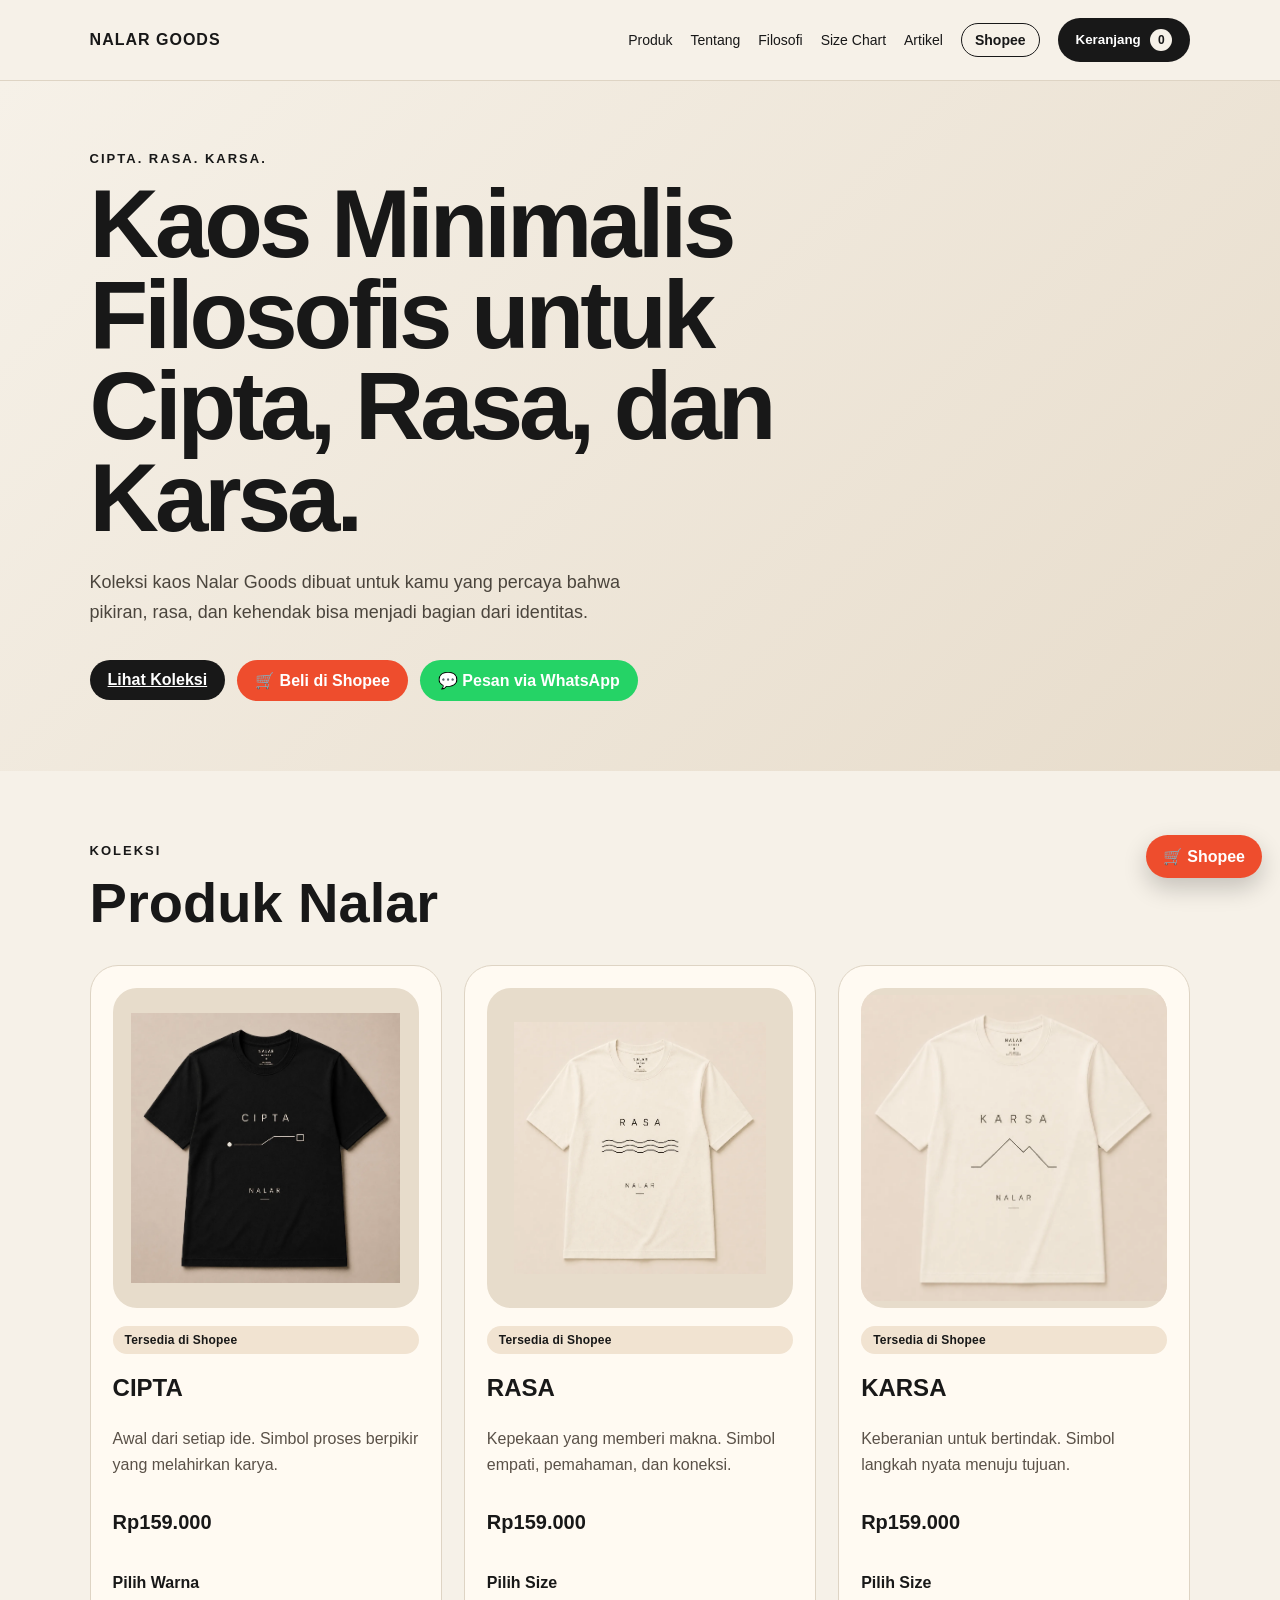
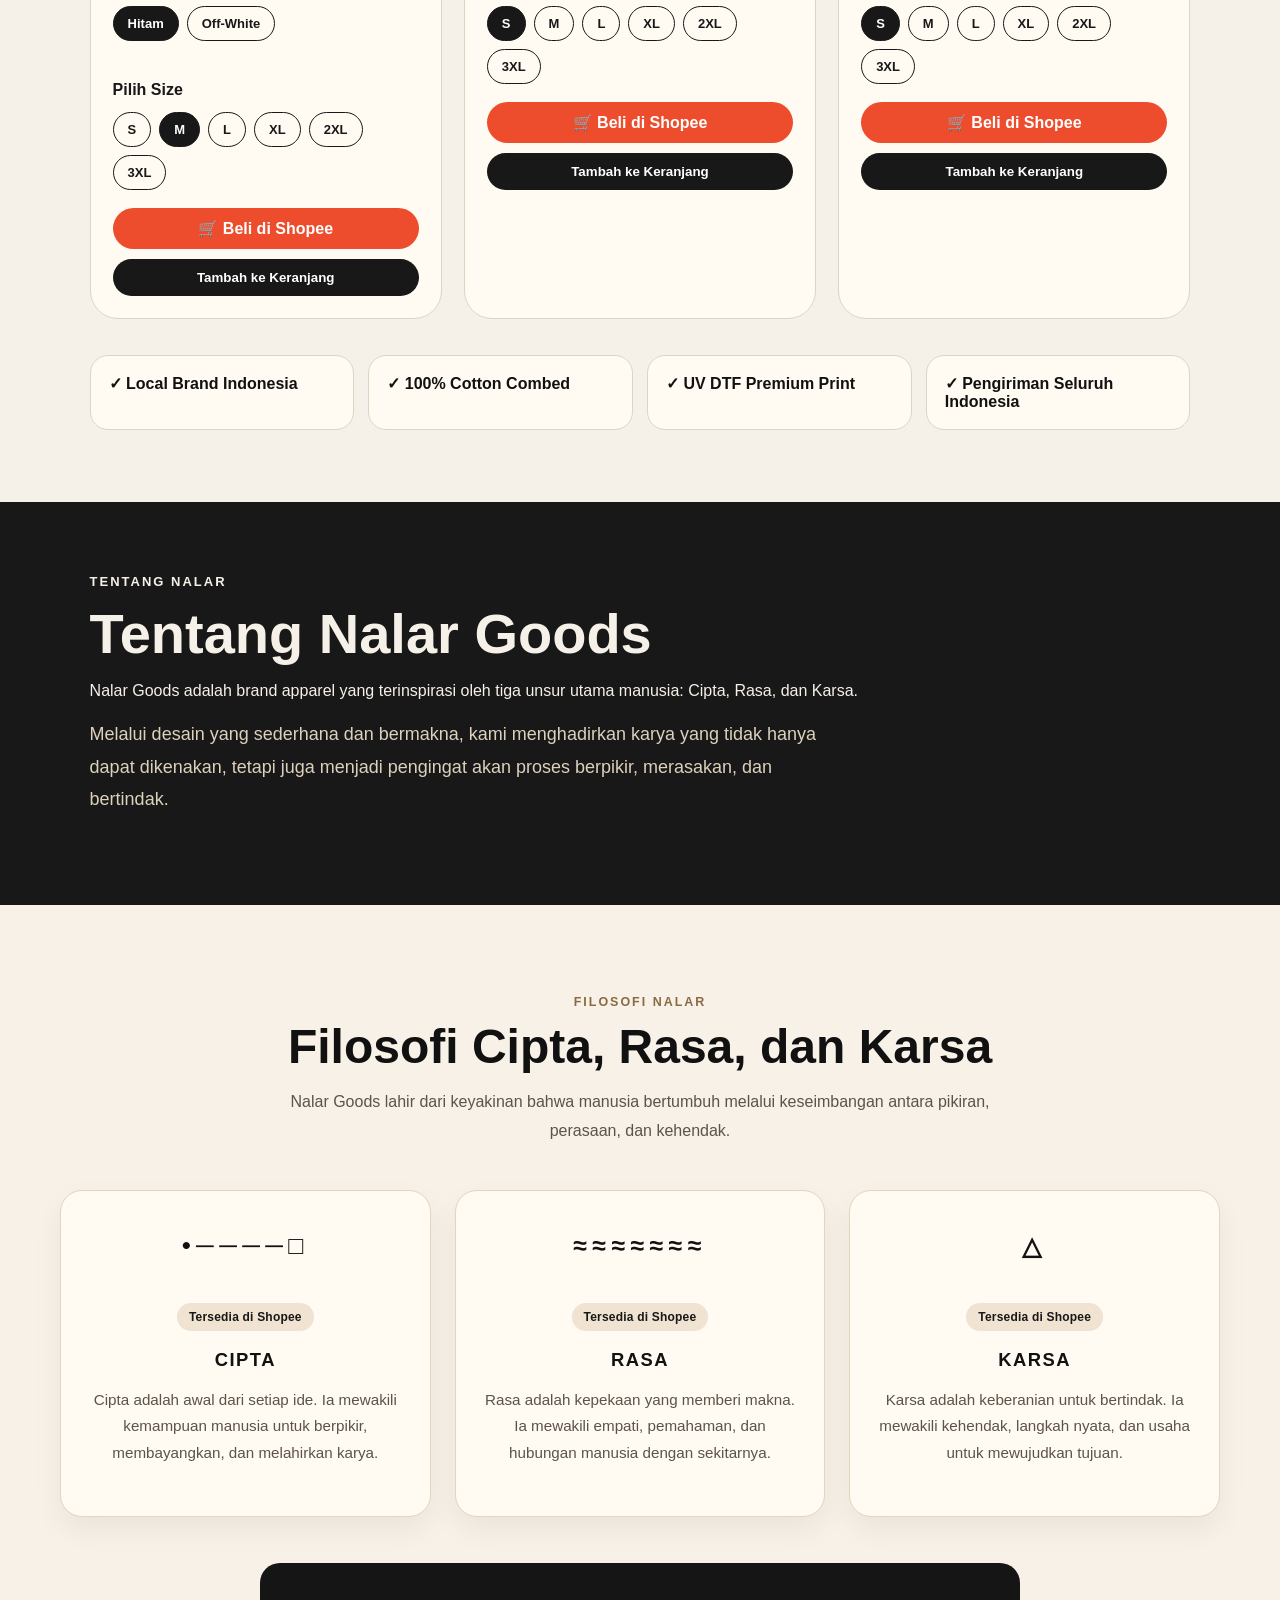
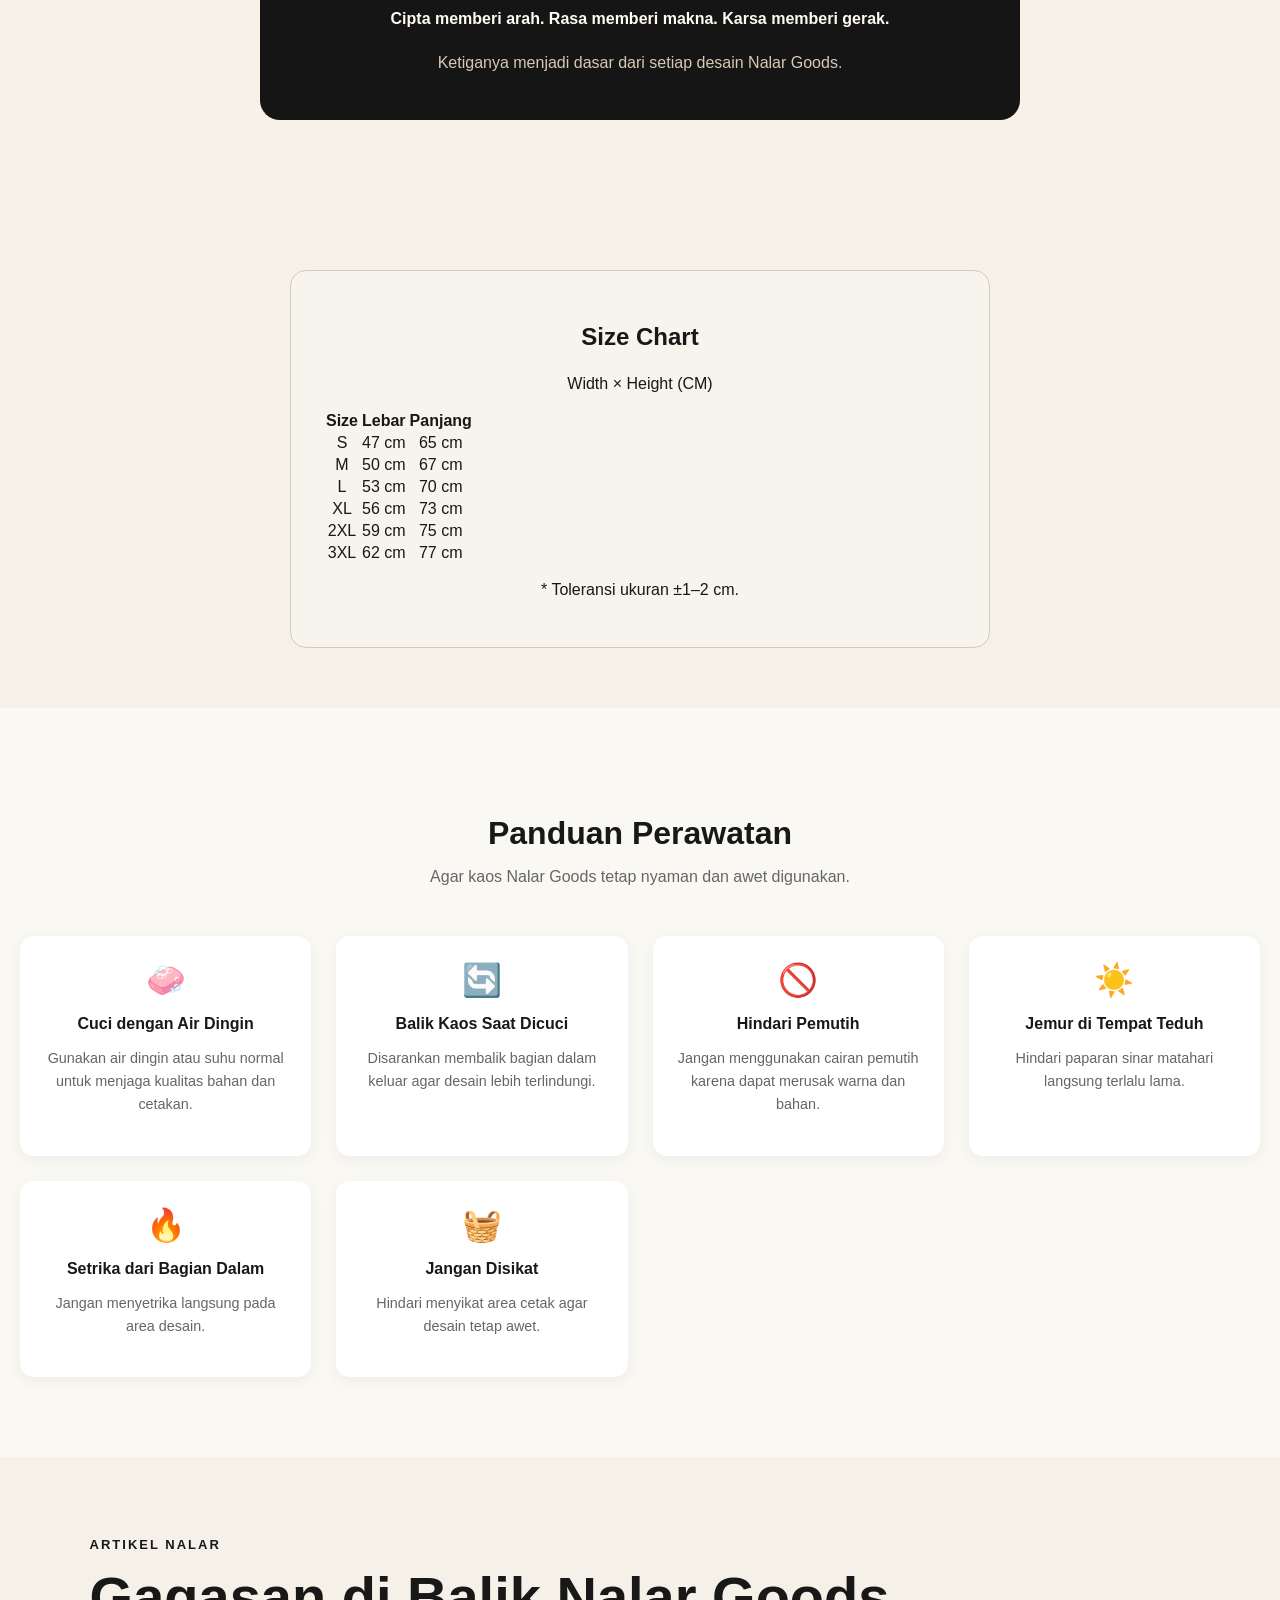
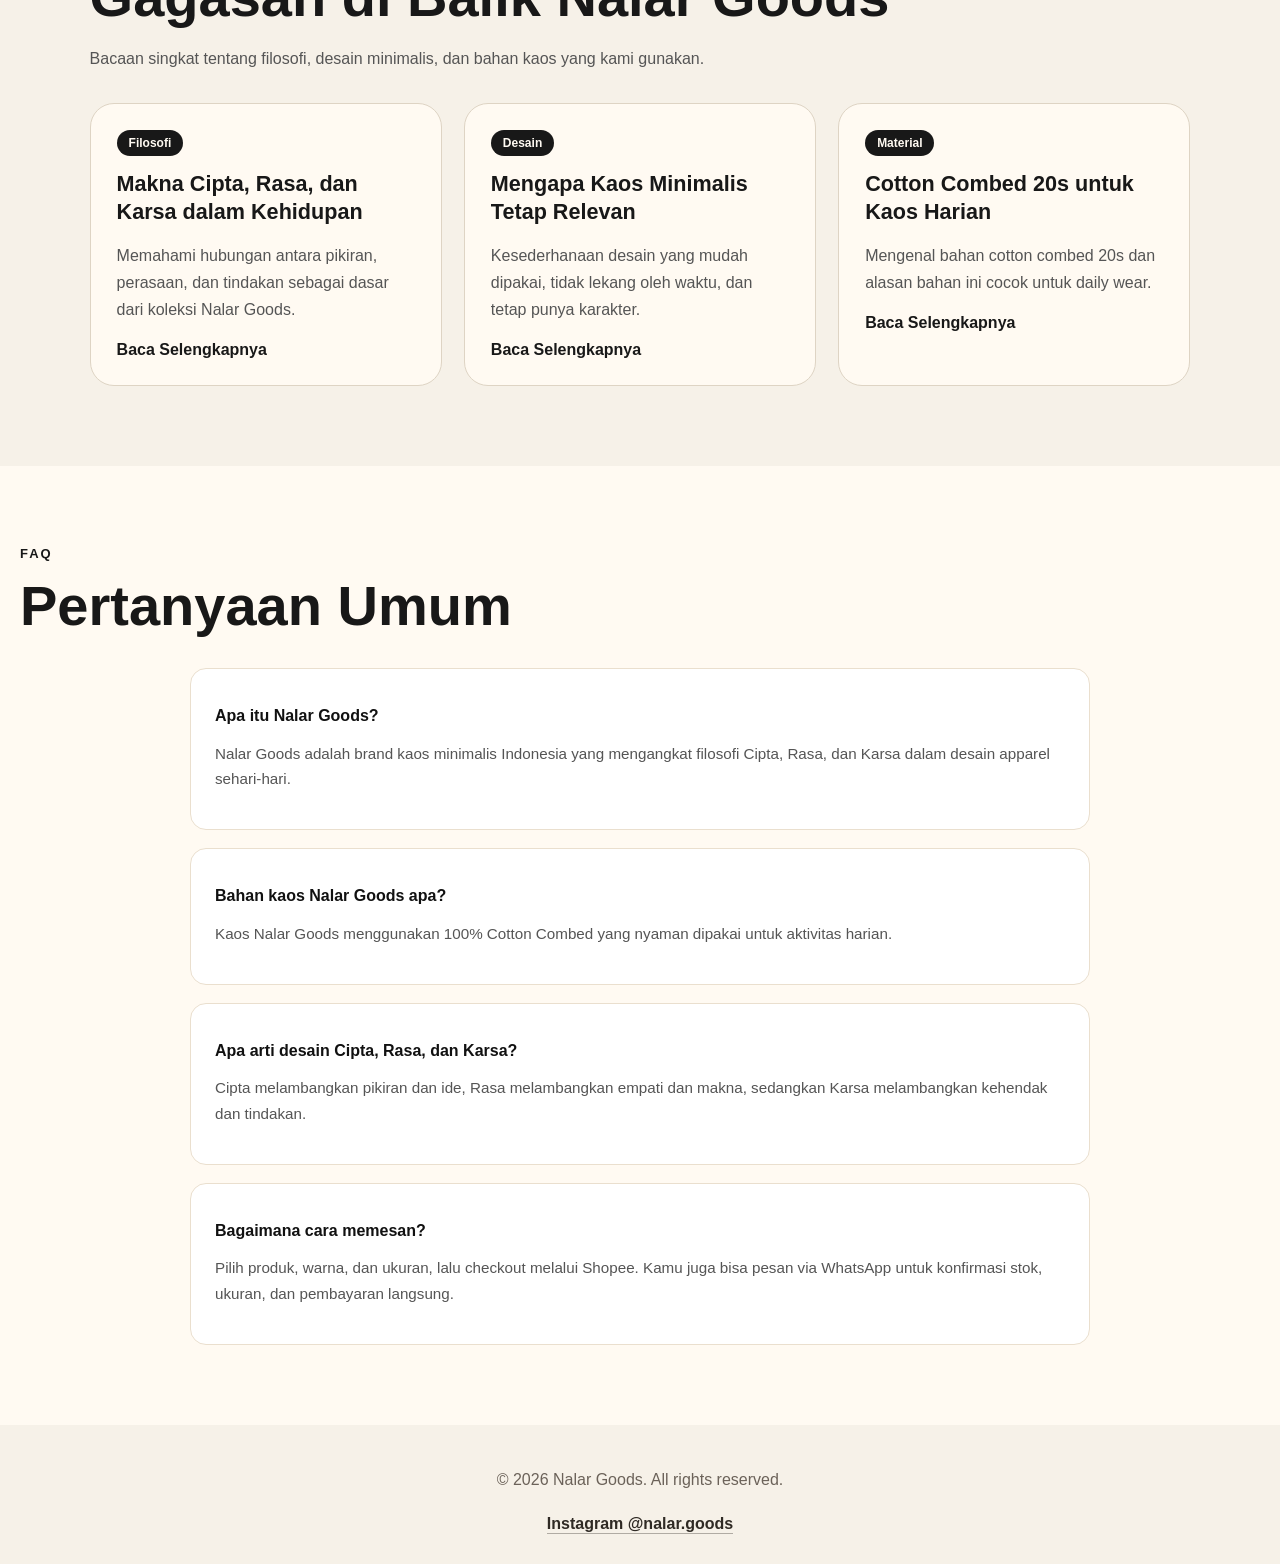
<file: index.html>
<!DOCTYPE html>
<html lang="id">
<head>
    <meta charset="UTF-8" />
    <meta name="viewport" content="width=device-width, initial-scale=1.0">

    <title>Nalar Goods | Kaos Minimalis Filosofis Indonesia - Cipta, Rasa, Karsa</title>

    <meta name="description" content="Nalar Goods adalah brand kaos minimalis filosofis Indonesia dengan koleksi Cipta, Rasa, dan Karsa. Menggunakan 100% Cotton Combed dan UV DTF Premium Print.">

    <meta name="keywords" content="Nalar Goods, kaos minimalis, kaos filosofi, kaos lokal Indonesia, kaos cotton combed, Cipta, Rasa, Karsa">

    <meta name="robots" content="index, follow">
    <meta name="author" content="Nalar Goods">
    <link rel="canonical" href="https://erwancode.github.io/website/">
    <meta name="theme-color" content="#111111">
    <!-- Open Graph / WhatsApp Preview -->
<meta property="og:title" content="Nalar Goods | Kaos Minimalis Filosofis Indonesia">
<meta property="og:description" content="Koleksi kaos minimalis Cipta, Rasa, dan Karsa. Dibuat dengan 100% Cotton Combed dan UV DTF Premium Print.">
<meta property="og:image" content="https://erwancode.github.io/website/assets/og-cover-v2.webp">
<meta property="og:url" content="https://erwancode.github.io/website/">
<meta property="og:type" content="website">

<!-- Twitter Preview -->
<meta name="twitter:card" content="summary_large_image">
<meta name="twitter:title" content="Nalar Goods | Kaos Minimalis Filosofis Indonesia">
<meta name="twitter:description" content="Koleksi kaos minimalis Cipta, Rasa, dan Karsa. Dibuat dengan 100% Cotton Combed dan UV DTF Premium Print.">
<meta name="twitter:image" content="https://erwancode.github.io/website/assets/og-cover-v2.webp">

    <script type="application/ld+json">
{
  "@context": "https://schema.org",
  "@graph": [
    {
      "@type": "Organization",
      "name": "Nalar Goods",
      "url": "https://erwancode.github.io/website/",
      "logo": "https://erwancode.github.io/website/assets/og-cover-v2.webp",
      "sameAs": [
        "https://www.instagram.com/nalar.goods/",
        "https://s.shopee.co.id/110faOhgEH"
      ],
      "description": "Brand kaos minimalis filosofis Indonesia dengan koleksi Cipta, Rasa, dan Karsa."
    },
    {
      "@type": "WebSite",
      "name": "Nalar Goods",
      "url": "https://erwancode.github.io/website/",
      "inLanguage": "id-ID"
    },
    {
      "@type": "ItemList",
      "name": "Koleksi Nalar Goods",
      "itemListElement": [
        {
          "@type": "Product",
          "position": 1,
          "name": "Kaos CIPTA",
          "image": "https://erwancode.github.io/website/assets/cipta-hitam.webp",
          "description": "Kaos minimalis filosofis yang melambangkan awal dari setiap ide dan proses berpikir yang melahirkan karya.",
          "brand": {
            "@type": "Brand",
            "name": "Nalar Goods"
          },
          "offers": {
            "@type": "Offer",
            "price": "159000",
            "priceCurrency": "IDR",
            "availability": "https://schema.org/InStock",
            "url": "https://s.shopee.co.id/110faOhgEH"
          }
        },
        {
          "@type": "Product",
          "position": 2,
          "name": "Kaos RASA",
          "image": "https://erwancode.github.io/website/assets/rasa-final.webp",
          "description": "Kaos minimalis filosofis yang melambangkan kepekaan, empati, pemahaman, dan koneksi.",
          "brand": {
            "@type": "Brand",
            "name": "Nalar Goods"
          },
          "offers": {
            "@type": "Offer",
            "price": "159000",
            "priceCurrency": "IDR",
            "availability": "https://schema.org/InStock",
            "url": "https://s.shopee.co.id/110faOhgEH"
          }
        },
        {
          "@type": "Product",
          "position": 3,
          "name": "Kaos KARSA",
          "image": "https://erwancode.github.io/website/assets/karsa.webp",
          "description": "Kaos minimalis filosofis yang melambangkan keberanian untuk bertindak dan mewujudkan tujuan.",
          "brand": {
            "@type": "Brand",
            "name": "Nalar Goods"
          },
          "offers": {
            "@type": "Offer",
            "price": "159000",
            "priceCurrency": "IDR",
            "availability": "https://schema.org/InStock",
            "url": "https://s.shopee.co.id/110faOhgEH"
          }
        }
      ]
    },
    {
      "@type": "FAQPage",
      "mainEntity": [
        {
          "@type": "Question",
          "name": "Apa itu Nalar Goods?",
          "acceptedAnswer": {
            "@type": "Answer",
            "text": "Nalar Goods adalah brand kaos minimalis Indonesia yang mengangkat filosofi Cipta, Rasa, dan Karsa."
          }
        },
        {
          "@type": "Question",
          "name": "Bahan kaos Nalar Goods apa?",
          "acceptedAnswer": {
            "@type": "Answer",
            "text": "Kaos Nalar Goods menggunakan 100% Cotton Combed dan UV DTF Premium Print."
          }
        },
        {
          "@type": "Question",
          "name": "Bagaimana cara memesan kaos Nalar Goods?",
          "acceptedAnswer": {
            "@type": "Answer",
            "text": "Pilih produk, warna, dan ukuran, lalu checkout melalui Shopee atau pesan langsung melalui WhatsApp."
          }
        }
      ]
    }
  ]
}
    </script>
    <link rel="stylesheet" href="style.css?v=9" />
</head>
<body>
  <header class="navbar">
    <div class="brand">NALAR GOODS</div>
    <nav>
      <a href="#produk">Produk</a>
      <a href="#tentang">Tentang</a>
      <a href="#filosofi">Filosofi</a>
      <a href="#size-chart">Size Chart</a>
      <a href="#artikel">Artikel</a>
      <a class="nav-shopee" href="https://s.shopee.co.id/110faOhgEH" target="_blank" rel="noopener noreferrer">Shopee</a>
      <button class="cart-btn" onclick="toggleCart()">Keranjang <span id="cart-count">0</span></button>
    </nav>
  </header>

  <section class="hero">
    <div>
      <p class="eyebrow">Cipta. Rasa. Karsa.</p>
      <h1>Kaos Minimalis Filosofis untuk Cipta, Rasa, dan Karsa.</h1>
      <p class="hero-text">
        Koleksi kaos Nalar Goods dibuat untuk kamu yang percaya bahwa pikiran,
        rasa, dan kehendak bisa menjadi bagian dari identitas.
      </p>
      <div class="hero-actions">
        <a href="#produk" class="primary-btn">Lihat Koleksi</a>
        <a href="https://s.shopee.co.id/110faOhgEH" class="shopee-btn" target="_blank" rel="noopener noreferrer">🛒 Beli di Shopee</a>
        <a href="https://wa.me/6285722379403" class="wa-btn" target="_blank" rel="noopener noreferrer">💬 Pesan via WhatsApp</a>
      </div>
    </div>
  </section>

  <section id="produk" class="section">
    <div class="section-heading">
      <p class="eyebrow">Koleksi</p>
      <h2>Produk Nalar</h2>
    </div>

    <div class="product-grid">
      <article class="product-card featured-product">
        <div class="product-image-wrap">
          <img id="cipta-image" src="assets/cipta-hitam.webp" alt="Kaos Nalar Goods CIPTA warna hitam dengan desain minimalis filosofis" />
        </div>

        <span class="marketplace-badge">Tersedia di Shopee</span>
        <h3>CIPTA</h3>
        <p>Awal dari setiap ide. Simbol proses berpikir yang melahirkan karya.</p>
        <strong>Rp159.000</strong>

        <div class="product-options">
          <p>Pilih Warna</p>
          <div class="option-row">
            <button class="variant-btn active" data-color="Hitam" onclick="selectCiptaColor('Hitam')">Hitam</button>
            <button class="variant-btn" data-color="Off-White" onclick="selectCiptaColor('Off-White')">Off-White</button>
          </div>
        </div>

        <div class="product-options">
          <p>Pilih Size</p>
          <div class="option-row">
            <button class="size-btn" onclick="selectCiptaSize('S')">S</button>
            <button class="size-btn active" onclick="selectCiptaSize('M')">M</button>
            <button class="size-btn" onclick="selectCiptaSize('L')">L</button>
            <button class="size-btn" onclick="selectCiptaSize('XL')">XL</button>
            <button class="size-btn" onclick="selectCiptaSize('2XL')">2XL</button>
            <button class="size-btn" onclick="selectCiptaSize('3XL')">3XL</button>
          </div>
        </div>

        <div class="product-actions">
          <a class="buy-shopee-btn" href="https://s.shopee.co.id/110faOhgEH" target="_blank" rel="noopener noreferrer">🛒 Beli di Shopee</a>
          <button onclick="addCiptaToCart()">Tambah ke Keranjang</button>
        </div>
      </article>

      <article class="product-card rasa-card">
        <div class="product-image-wrap">
          <img src="assets/rasa-final.webp" alt="Kaos Nalar Goods RASA warna off-white dengan simbol gelombang minimalis">
        </div>

        <span class="marketplace-badge">Tersedia di Shopee</span>
        <h3>RASA</h3>
        <p>
          Kepekaan yang memberi makna. Simbol empati, pemahaman, dan koneksi.
        </p>
        <strong>Rp159.000</strong>

        <div class="product-options">
          <p>Pilih Size</p>
          <div class="option-row">
            <button type="button" class="size-btn rasa-size active" onclick="selectRasaSize('S')">S</button>
            <button type="button" class="size-btn rasa-size" onclick="selectRasaSize('M')">M</button>
            <button type="button" class="size-btn rasa-size" onclick="selectRasaSize('L')">L</button>
            <button type="button" class="size-btn rasa-size" onclick="selectRasaSize('XL')">XL</button>
            <button type="button" class="size-btn rasa-size" onclick="selectRasaSize('2XL')">2XL</button>
            <button type="button" class="size-btn rasa-size" onclick="selectRasaSize('3XL')">3XL</button>
          </div>
        </div>

        <div class="product-actions">
          <a class="buy-shopee-btn" href="https://s.shopee.co.id/110faOhgEH" target="_blank" rel="noopener noreferrer">🛒 Beli di Shopee</a>
          <button type="button" onclick="addRasaToCart()">Tambah ke Keranjang</button>
        </div>
      </article>

      <article class="product-card karsa-card">
        <div class="product-image-wrap">
          <img src="assets/karsa.webp" alt="Kaos Nalar Goods KARSA warna off-white dengan simbol gunung minimalis">
        </div>

        <span class="marketplace-badge">Tersedia di Shopee</span>
        <h3>KARSA</h3>
        <p>
          Keberanian untuk bertindak. Simbol langkah nyata menuju tujuan.
        </p>
        <strong>Rp159.000</strong>

        <div class="product-options">
          <p>Pilih Size</p>
          <div class="option-row">
            <button type="button" class="size-btn karsa-size active" data-size="S" onclick="selectKarsaSize('S')">S</button>
            <button type="button" class="size-btn karsa-size" data-size="M" onclick="selectKarsaSize('M')">M</button>
            <button type="button" class="size-btn karsa-size" data-size="L" onclick="selectKarsaSize('L')">L</button>
            <button type="button" class="size-btn karsa-size" data-size="XL" onclick="selectKarsaSize('XL')">XL</button>
            <button type="button" class="size-btn karsa-size" data-size="2XL" onclick="selectKarsaSize('2XL')">2XL</button>
            <button type="button" class="size-btn karsa-size" data-size="3XL" onclick="selectKarsaSize('3XL')">3XL</button>
          </div>
        </div>

        <div class="product-actions">
          <a class="buy-shopee-btn" href="https://s.shopee.co.id/110faOhgEH" target="_blank" rel="noopener noreferrer">🛒 Beli di Shopee</a>
          <button type="button" onclick="addKarsaToCart()">Tambah ke Keranjang</button>
        </div>
      </article>
    </div>
  </section>

  <section class="proof-section" aria-label="Kepercayaan Produk">
    <div class="proof-grid">
      <div>✓ Local Brand Indonesia</div>
      <div>✓ 100% Cotton Combed</div>
      <div>✓ UV DTF Premium Print</div>
      <div>✓ Pengiriman Seluruh Indonesia</div>
    </div>
  </section>

  <section id="tentang" class="section about">
    <p class="eyebrow">Tentang Nalar</p>
    <h2>Tentang Nalar Goods</h2>
    <p>
      Nalar Goods adalah brand apparel yang terinspirasi oleh tiga unsur utama manusia: Cipta, Rasa, dan Karsa.
    </p>
    <p>
      Melalui desain yang sederhana dan bermakna, kami menghadirkan karya yang tidak hanya dapat dikenakan, tetapi juga menjadi pengingat akan proses berpikir, merasakan, dan bertindak.
    </p>
  </section>

  <section class="philosophy-section" id="filosofi">
    <div class="philosophy-container">
      <div class="section-heading philosophy-heading">
        <p class="eyebrow">Filosofi Nalar</p>
        <h2>Filosofi Cipta, Rasa, dan Karsa</h2>
        <p class="philosophy-intro">
          Nalar Goods lahir dari keyakinan bahwa manusia bertumbuh melalui keseimbangan
          antara pikiran, perasaan, dan kehendak.
        </p>
      </div>

      <div class="philosophy-grid">
        <article class="philosophy-card">
          <div class="philosophy-symbol">•────□</div>
          <span class="marketplace-badge">Tersedia di Shopee</span>
        <h3>CIPTA</h3>
          <p>
            Cipta adalah awal dari setiap ide. Ia mewakili kemampuan manusia untuk
            berpikir, membayangkan, dan melahirkan karya.
          </p>
        </article>

        <article class="philosophy-card">
          <div class="philosophy-symbol">≈≈≈≈≈≈≈</div>
          <span class="marketplace-badge">Tersedia di Shopee</span>
        <h3>RASA</h3>
          <p>
            Rasa adalah kepekaan yang memberi makna. Ia mewakili empati,
            pemahaman, dan hubungan manusia dengan sekitarnya.
          </p>
        </article>

        <article class="philosophy-card">
          <div class="philosophy-symbol">△</div>
          <span class="marketplace-badge">Tersedia di Shopee</span>
        <h3>KARSA</h3>
          <p>
            Karsa adalah keberanian untuk bertindak. Ia mewakili kehendak,
            langkah nyata, dan usaha untuk mewujudkan tujuan.
          </p>
        </article>
      </div>

      <div class="philosophy-closing">
        <p><strong>Cipta memberi arah. Rasa memberi makna. Karsa memberi gerak.</strong></p>
        <p>Ketiganya menjadi dasar dari setiap desain Nalar Goods.</p>
      </div>
    </div>
  </section>

  <aside id="cart-panel" class="cart-panel">
    <div class="cart-header">
      <h2>Keranjang</h2>
      <button onclick="toggleCart()">×</button>
    </div>

    <div id="cart-items" class="cart-items">
      <p class="empty-cart">Keranjang masih kosong.</p>
    </div>

    <div class="cart-footer">
      <div class="buyer-form">
        <h3>Data Pemesan</h3>
        <label for="buyer-name">Nama Lengkap *</label>
        <input type="text" id="buyer-name" placeholder="Contoh: Erwan Yunianto" autocomplete="name" required>

        <label for="buyer-phone">Nomor WhatsApp *</label>
        <input type="tel" id="buyer-phone" placeholder="Contoh: 085722379403" autocomplete="tel" required>

        <label for="buyer-address">Alamat Lengkap *</label>
        <textarea id="buyer-address" rows="3" placeholder="Tulis alamat lengkap untuk pengiriman" autocomplete="street-address" required></textarea>
      </div>

      <div class="cart-total">
        <span>Total</span>
        <strong id="cart-total">Rp0</strong>
      </div>
      <button class="checkout-btn" onclick="checkoutWhatsApp()">Pesan Sekarang via WhatsApp</button>
    </div>
  </aside>

  <div id="overlay" class="overlay" onclick="toggleCart()"></div>

<section class="size-chart" id="size-chart">
    <h2>Size Chart</h2>
    <p class="subtitle">Width × Height (CM)</p>

    <table>
        <thead>
            <tr>
                <th>Size</th>
                <th>Lebar</th>
                <th>Panjang</th>
            </tr>
        </thead>
        <tbody>
            <tr><td>S</td><td>47 cm</td><td>65 cm</td></tr>
            <tr><td>M</td><td>50 cm</td><td>67 cm</td></tr>
            <tr><td>L</td><td>53 cm</td><td>70 cm</td></tr>
            <tr><td>XL</td><td>56 cm</td><td>73 cm</td></tr>
            <tr><td>2XL</td><td>59 cm</td><td>75 cm</td></tr>
            <tr><td>3XL</td><td>62 cm</td><td>77 cm</td></tr>
        </tbody>
    </table>

    <p class="note">* Toleransi ukuran ±1–2 cm.</p>
</section>
<section class="care-section">
  <div class="container">
    <h2>Panduan Perawatan</h2>
    <p class="care-subtitle">
      Agar kaos Nalar Goods tetap nyaman dan awet digunakan.
    </p>

    <div class="care-grid">
      <div class="care-item">
        <span>🧼</span>
        <h3>Cuci dengan Air Dingin</h3>
        <p>Gunakan air dingin atau suhu normal untuk menjaga kualitas bahan dan cetakan.</p>
      </div>

      <div class="care-item">
        <span>🔄</span>
        <h3>Balik Kaos Saat Dicuci</h3>
        <p>Disarankan membalik bagian dalam keluar agar desain lebih terlindungi.</p>
      </div>

      <div class="care-item">
        <span>🚫</span>
        <h3>Hindari Pemutih</h3>
        <p>Jangan menggunakan cairan pemutih karena dapat merusak warna dan bahan.</p>
      </div>

      <div class="care-item">
        <span>☀️</span>
        <h3>Jemur di Tempat Teduh</h3>
        <p>Hindari paparan sinar matahari langsung terlalu lama.</p>
      </div>

      <div class="care-item">
        <span>🔥</span>
        <h3>Setrika dari Bagian Dalam</h3>
        <p>Jangan menyetrika langsung pada area desain.</p>
      </div>

      <div class="care-item">
        <span>🧺</span>
        <h3>Jangan Disikat</h3>
        <p>Hindari menyikat area cetak agar desain tetap awet.</p>
      </div>
    </div>
  </div>
</section>

<section class="blog-section" id="artikel">
  <div class="container">
    <div class="section-heading">
      <p class="eyebrow">Artikel Nalar</p>
      <h2>Gagasan di Balik Nalar Goods</h2>
      <p class="blog-subtitle">Bacaan singkat tentang filosofi, desain minimalis, dan bahan kaos yang kami gunakan.</p>
    </div>

    <div class="blog-grid">
      <article class="blog-card">
        <span class="blog-tag">Filosofi</span>
        <h3>Makna Cipta, Rasa, dan Karsa dalam Kehidupan</h3>
        <p>Memahami hubungan antara pikiran, perasaan, dan tindakan sebagai dasar dari koleksi Nalar Goods.</p>
        <a href="artikel-cipta-rasa-karsa.html">Baca Selengkapnya</a>
      </article>

      <article class="blog-card">
        <span class="blog-tag">Desain</span>
        <h3>Mengapa Kaos Minimalis Tetap Relevan</h3>
        <p>Kesederhanaan desain yang mudah dipakai, tidak lekang oleh waktu, dan tetap punya karakter.</p>
        <a href="artikel-kaos-minimalis.html">Baca Selengkapnya</a>
      </article>

      <article class="blog-card">
        <span class="blog-tag">Material</span>
        <h3>Cotton Combed 20s untuk Kaos Harian</h3>
        <p>Mengenal bahan cotton combed 20s dan alasan bahan ini cocok untuk daily wear.</p>
        <a href="artikel-cotton-combed.html">Baca Selengkapnya</a>
      </article>
    </div>
  </div>
</section>

<section class="faq-section" id="faq">
  <div class="container">
    <div class="section-heading">
      <p class="eyebrow">FAQ</p>
      <h2>Pertanyaan Umum</h2>
    </div>

    <div class="faq-list">
      <article class="faq-item">
        <h3>Apa itu Nalar Goods?</h3>
        <p>Nalar Goods adalah brand kaos minimalis Indonesia yang mengangkat filosofi Cipta, Rasa, dan Karsa dalam desain apparel sehari-hari.</p>
      </article>

      <article class="faq-item">
        <h3>Bahan kaos Nalar Goods apa?</h3>
        <p>Kaos Nalar Goods menggunakan 100% Cotton Combed yang nyaman dipakai untuk aktivitas harian.</p>
      </article>

      <article class="faq-item">
        <h3>Apa arti desain Cipta, Rasa, dan Karsa?</h3>
        <p>Cipta melambangkan pikiran dan ide, Rasa melambangkan empati dan makna, sedangkan Karsa melambangkan kehendak dan tindakan.</p>
      </article>

      <article class="faq-item">
        <h3>Bagaimana cara memesan?</h3>
        <p>Pilih produk, warna, dan ukuran, lalu checkout melalui Shopee. Kamu juga bisa pesan via WhatsApp untuk konfirmasi stok, ukuran, dan pembayaran langsung.</p>
      </article>
    </div>
  </div>
</section>
<footer>
    <p>© 2026 Nalar Goods. All rights reserved.</p>
    <a class="footer-instagram" href="https://www.instagram.com/nalar.goods/" target="_blank" rel="noopener noreferrer" aria-label="Instagram Nalar Goods">Instagram @nalar.goods</a>
</footer>

  <a class="floating-shopee" href="https://s.shopee.co.id/110faOhgEH" target="_blank" rel="noopener noreferrer" aria-label="Beli Nalar Goods di Shopee">🛒 Shopee</a>
  <script src="script.js?v=9"></script>
</body>
</html>
</file>
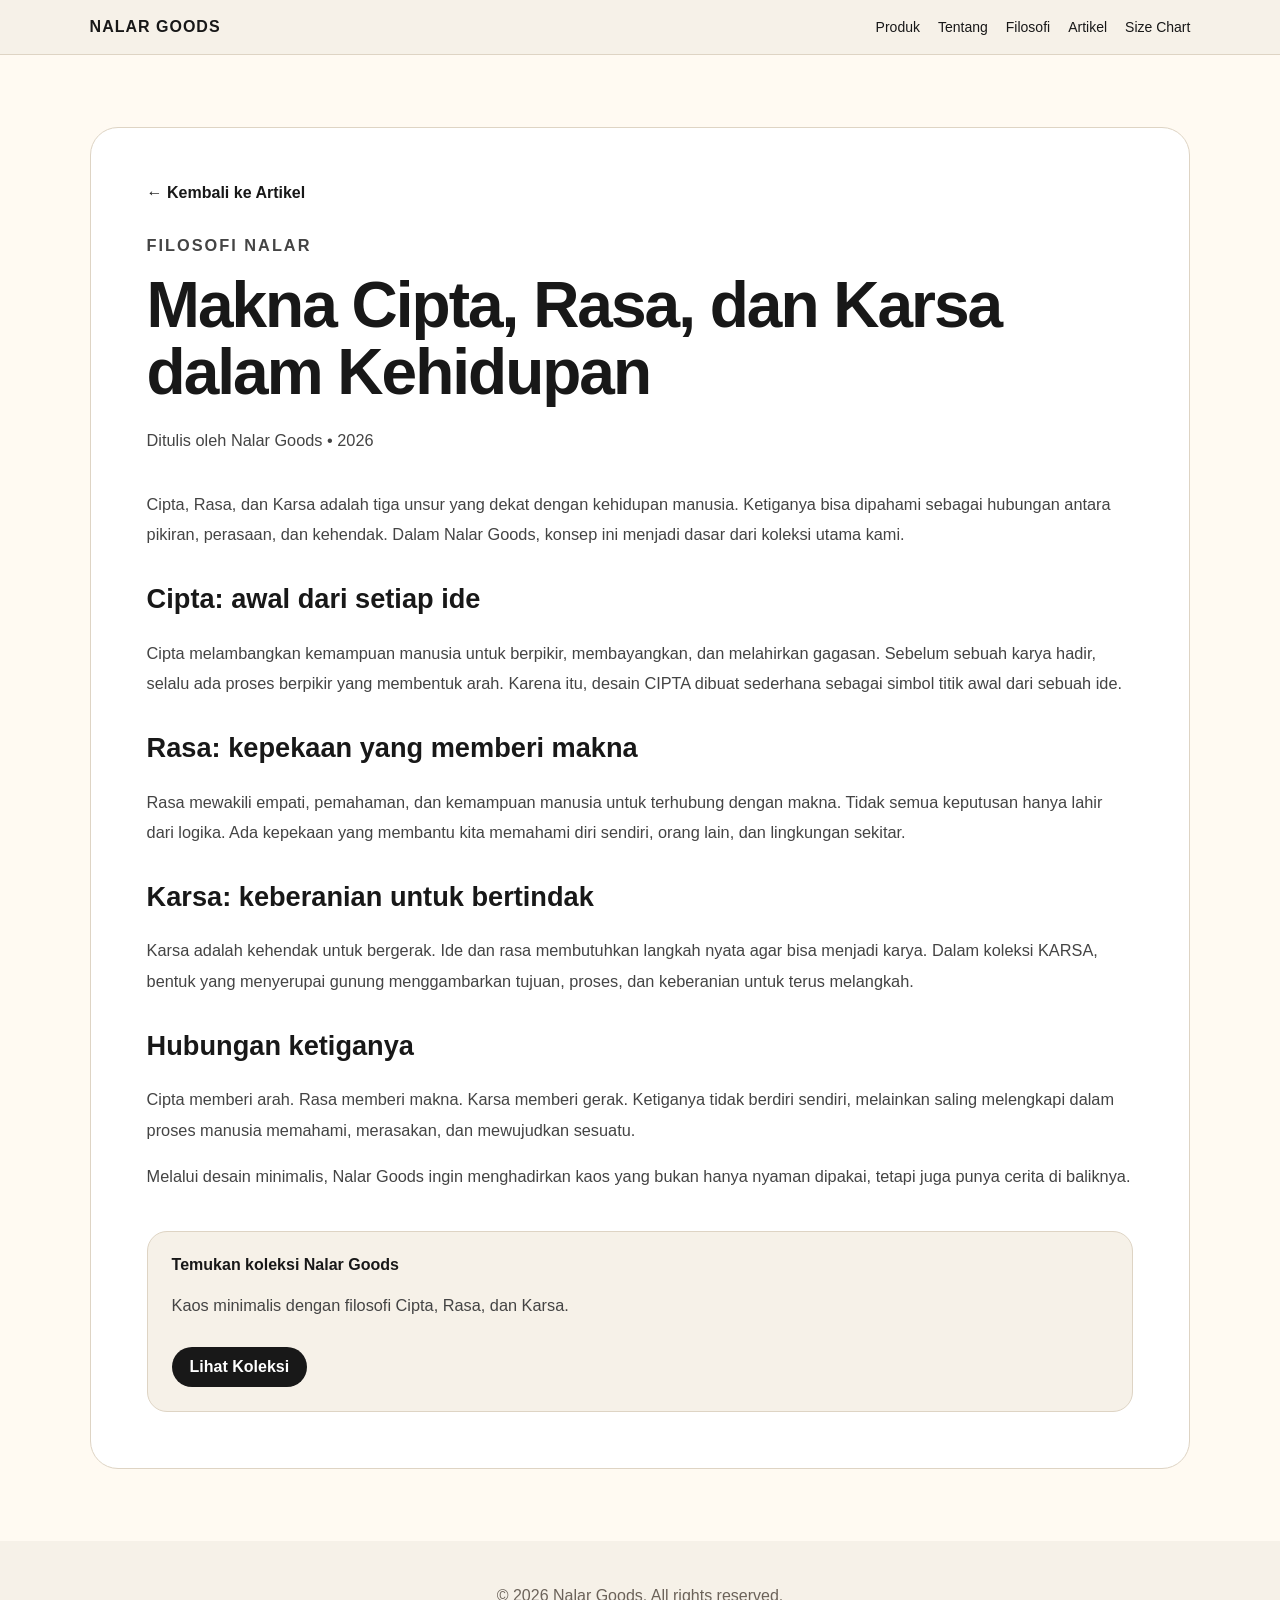
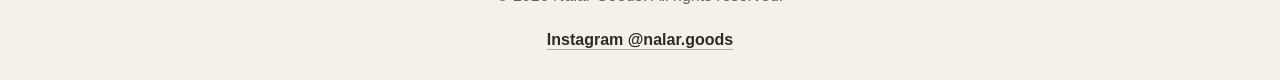
<file: artikel-cipta-rasa-karsa.html>
<!DOCTYPE html>
<html lang="id">
<head>
  <meta charset="UTF-8" />
  <meta name="viewport" content="width=device-width, initial-scale=1.0" />
  <title>Makna Cipta, Rasa, dan Karsa dalam Kehidupan | Nalar Goods</title>
  <meta name="description" content="Memahami makna Cipta, Rasa, dan Karsa sebagai filosofi pikiran, perasaan, dan tindakan yang menjadi dasar desain Nalar Goods." />
  <link rel="canonical" href="https://erwancode.github.io/website/artikel-cipta-rasa-karsa.html" />
  <meta property="og:title" content="Makna Cipta, Rasa, dan Karsa dalam Kehidupan | Nalar Goods" />
  <meta property="og:description" content="Memahami makna Cipta, Rasa, dan Karsa sebagai filosofi pikiran, perasaan, dan tindakan yang menjadi dasar desain Nalar Goods." />
  <meta property="og:url" content="https://erwancode.github.io/website/artikel-cipta-rasa-karsa.html" />
  <meta name="twitter:title" content="Makna Cipta, Rasa, dan Karsa dalam Kehidupan | Nalar Goods" />
  <meta name="twitter:description" content="Memahami makna Cipta, Rasa, dan Karsa sebagai filosofi pikiran, perasaan, dan tindakan yang menjadi dasar desain Nalar Goods." />
  <meta name="robots" content="index, follow" />
  <meta name="author" content="Nalar Goods" />
  <meta name="theme-color" content="#111111" />
  <meta property="og:type" content="article" />
  <meta property="og:image" content="https://erwancode.github.io/website/assets/og-cover-v2.png" />
  <meta name="twitter:card" content="summary_large_image" />
  <link rel="stylesheet" href="style.css?v=8" />
</head>
<body>
  <header class="navbar">
    <div class="brand">NALAR GOODS</div>
    <nav>
      <a href="index.html#produk">Produk</a>
      <a href="index.html#tentang">Tentang</a>
      <a href="index.html#filosofi">Filosofi</a>
      <a href="index.html#artikel">Artikel</a>
      <a href="index.html#size-chart">Size Chart</a>
    </nav>
  </header>

  <main class="article-page">
    <article class="article-container">
      <a class="article-back" href="index.html#artikel">← Kembali ke Artikel</a>
      <p class="eyebrow" style="margin-top:28px;">Filosofi Nalar</p>
      <h1>Makna Cipta, Rasa, dan Karsa dalam Kehidupan</h1>
      <p class="article-meta">Ditulis oleh Nalar Goods • 2026</p>
      <p>Cipta, Rasa, dan Karsa adalah tiga unsur yang dekat dengan kehidupan manusia. Ketiganya bisa dipahami sebagai hubungan antara pikiran, perasaan, dan kehendak. Dalam Nalar Goods, konsep ini menjadi dasar dari koleksi utama kami.</p>
<h2>Cipta: awal dari setiap ide</h2>
<p>Cipta melambangkan kemampuan manusia untuk berpikir, membayangkan, dan melahirkan gagasan. Sebelum sebuah karya hadir, selalu ada proses berpikir yang membentuk arah. Karena itu, desain CIPTA dibuat sederhana sebagai simbol titik awal dari sebuah ide.</p>
<h2>Rasa: kepekaan yang memberi makna</h2>
<p>Rasa mewakili empati, pemahaman, dan kemampuan manusia untuk terhubung dengan makna. Tidak semua keputusan hanya lahir dari logika. Ada kepekaan yang membantu kita memahami diri sendiri, orang lain, dan lingkungan sekitar.</p>
<h2>Karsa: keberanian untuk bertindak</h2>
<p>Karsa adalah kehendak untuk bergerak. Ide dan rasa membutuhkan langkah nyata agar bisa menjadi karya. Dalam koleksi KARSA, bentuk yang menyerupai gunung menggambarkan tujuan, proses, dan keberanian untuk terus melangkah.</p>
<h2>Hubungan ketiganya</h2>
<p>Cipta memberi arah. Rasa memberi makna. Karsa memberi gerak. Ketiganya tidak berdiri sendiri, melainkan saling melengkapi dalam proses manusia memahami, merasakan, dan mewujudkan sesuatu.</p>
<p>Melalui desain minimalis, Nalar Goods ingin menghadirkan kaos yang bukan hanya nyaman dipakai, tetapi juga punya cerita di baliknya.</p>
      <div class="article-cta">
        <strong>Temukan koleksi Nalar Goods</strong>
        <p>Kaos minimalis dengan filosofi Cipta, Rasa, dan Karsa.</p>
        <a href="index.html#produk">Lihat Koleksi</a>
      </div>
    </article>
  </main>

  <footer>
    <p>© 2026 Nalar Goods. All rights reserved.</p>
    <a class="footer-instagram" href="https://www.instagram.com/nalar.goods/" target="_blank" rel="noopener noreferrer" aria-label="Instagram Nalar Goods">Instagram @nalar.goods</a>
  </footer>
</body>
</html>
</file>
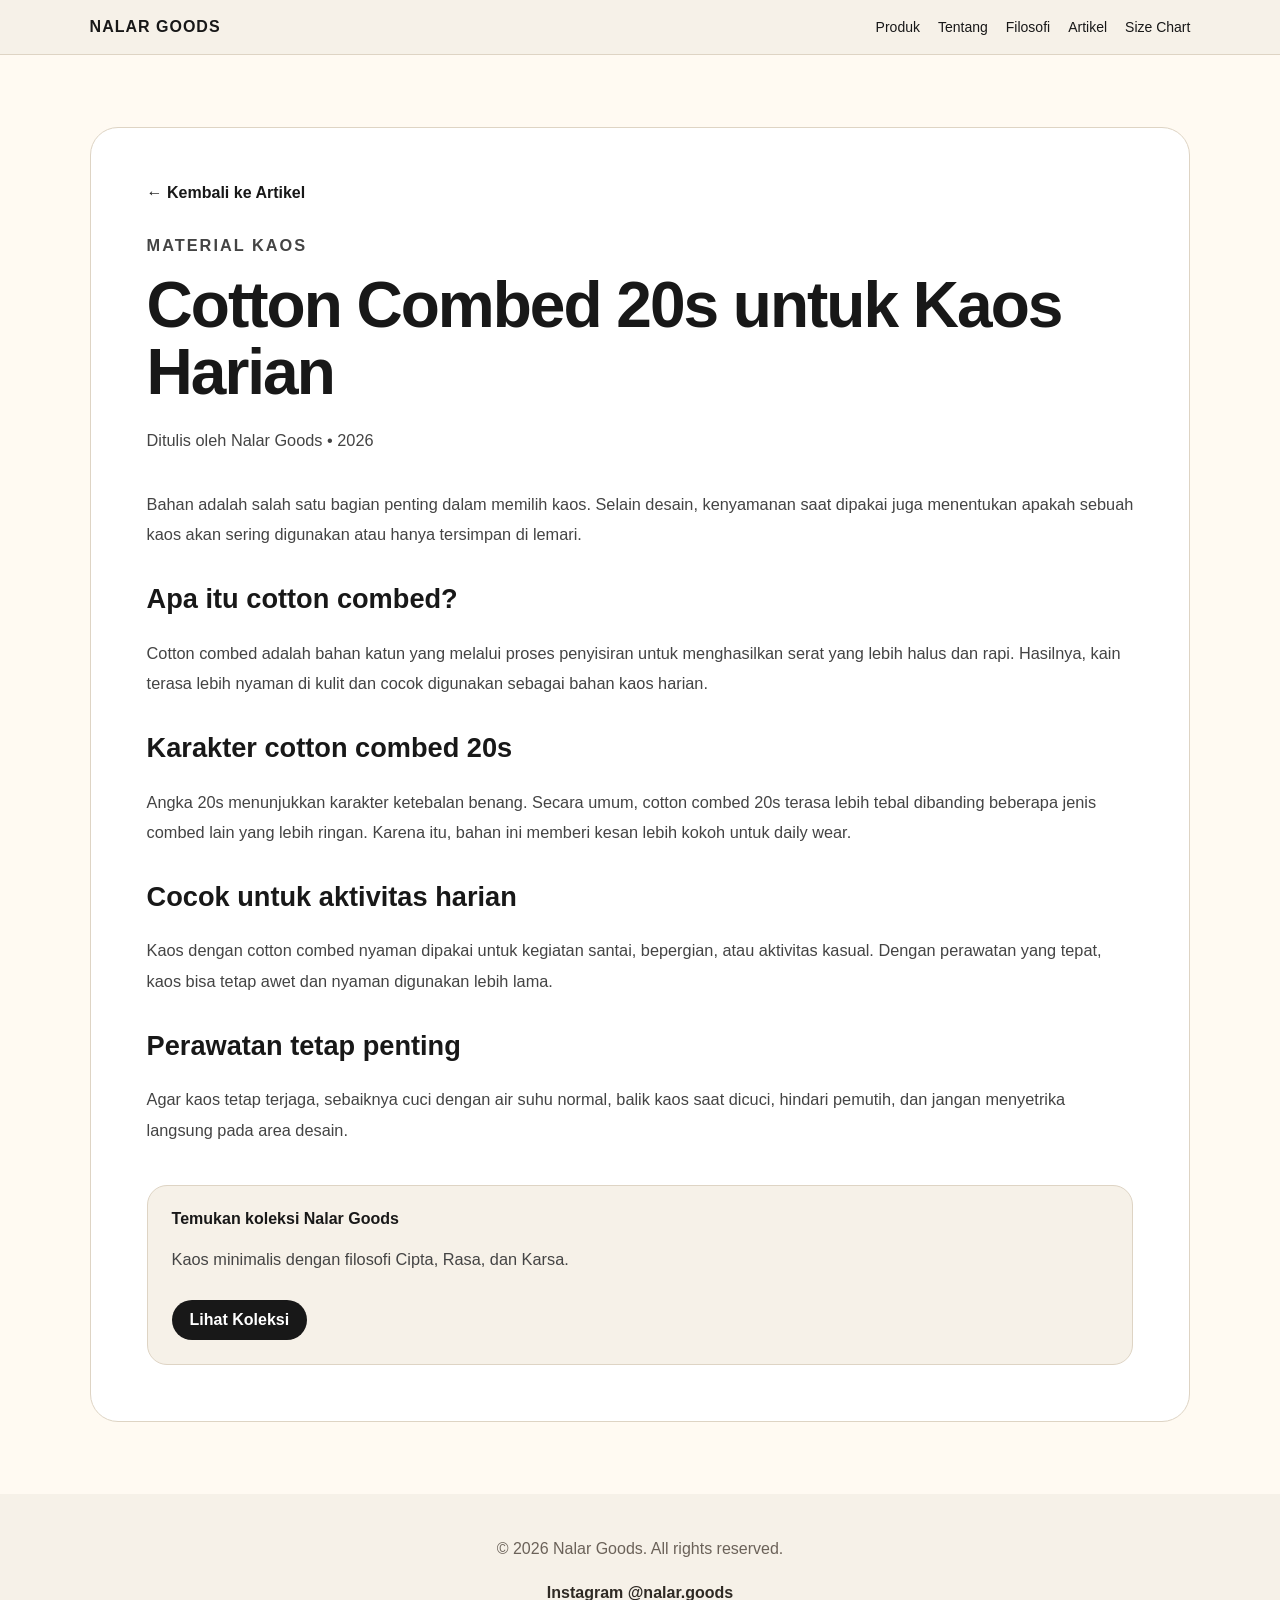
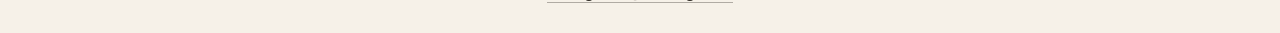
<file: artikel-cotton-combed.html>
<!DOCTYPE html>
<html lang="id">
<head>
  <meta charset="UTF-8" />
  <meta name="viewport" content="width=device-width, initial-scale=1.0" />
  <title>Cotton Combed 20s untuk Kaos Harian | Nalar Goods</title>
  <meta name="description" content="Mengenal cotton combed 20s sebagai bahan kaos yang nyaman, cukup tebal, dan cocok untuk daily wear." />
  <link rel="canonical" href="https://erwancode.github.io/website/artikel-cotton-combed.html" />
  <meta property="og:title" content="Cotton Combed 20s untuk Kaos Harian | Nalar Goods" />
  <meta property="og:description" content="Mengenal cotton combed 20s sebagai bahan kaos yang nyaman, cukup tebal, dan cocok untuk daily wear." />
  <meta property="og:url" content="https://erwancode.github.io/website/artikel-cotton-combed.html" />
  <meta name="twitter:title" content="Cotton Combed 20s untuk Kaos Harian | Nalar Goods" />
  <meta name="twitter:description" content="Mengenal cotton combed 20s sebagai bahan kaos yang nyaman, cukup tebal, dan cocok untuk daily wear." />
  <meta name="robots" content="index, follow" />
  <meta name="author" content="Nalar Goods" />
  <meta name="theme-color" content="#111111" />
  <meta property="og:type" content="article" />
  <meta property="og:image" content="https://erwancode.github.io/website/assets/og-cover-v2.png" />
  <meta name="twitter:card" content="summary_large_image" />
  <link rel="stylesheet" href="style.css?v=8" />
</head>
<body>
  <header class="navbar">
    <div class="brand">NALAR GOODS</div>
    <nav>
      <a href="index.html#produk">Produk</a>
      <a href="index.html#tentang">Tentang</a>
      <a href="index.html#filosofi">Filosofi</a>
      <a href="index.html#artikel">Artikel</a>
      <a href="index.html#size-chart">Size Chart</a>
    </nav>
  </header>

  <main class="article-page">
    <article class="article-container">
      <a class="article-back" href="index.html#artikel">← Kembali ke Artikel</a>
      <p class="eyebrow" style="margin-top:28px;">Material Kaos</p>
      <h1>Cotton Combed 20s untuk Kaos Harian</h1>
      <p class="article-meta">Ditulis oleh Nalar Goods • 2026</p>
      <p>Bahan adalah salah satu bagian penting dalam memilih kaos. Selain desain, kenyamanan saat dipakai juga menentukan apakah sebuah kaos akan sering digunakan atau hanya tersimpan di lemari.</p>
<h2>Apa itu cotton combed?</h2>
<p>Cotton combed adalah bahan katun yang melalui proses penyisiran untuk menghasilkan serat yang lebih halus dan rapi. Hasilnya, kain terasa lebih nyaman di kulit dan cocok digunakan sebagai bahan kaos harian.</p>
<h2>Karakter cotton combed 20s</h2>
<p>Angka 20s menunjukkan karakter ketebalan benang. Secara umum, cotton combed 20s terasa lebih tebal dibanding beberapa jenis combed lain yang lebih ringan. Karena itu, bahan ini memberi kesan lebih kokoh untuk daily wear.</p>
<h2>Cocok untuk aktivitas harian</h2>
<p>Kaos dengan cotton combed nyaman dipakai untuk kegiatan santai, bepergian, atau aktivitas kasual. Dengan perawatan yang tepat, kaos bisa tetap awet dan nyaman digunakan lebih lama.</p>
<h2>Perawatan tetap penting</h2>
<p>Agar kaos tetap terjaga, sebaiknya cuci dengan air suhu normal, balik kaos saat dicuci, hindari pemutih, dan jangan menyetrika langsung pada area desain.</p>
      <div class="article-cta">
        <strong>Temukan koleksi Nalar Goods</strong>
        <p>Kaos minimalis dengan filosofi Cipta, Rasa, dan Karsa.</p>
        <a href="index.html#produk">Lihat Koleksi</a>
      </div>
    </article>
  </main>

  <footer>
    <p>© 2026 Nalar Goods. All rights reserved.</p>
    <a class="footer-instagram" href="https://www.instagram.com/nalar.goods/" target="_blank" rel="noopener noreferrer" aria-label="Instagram Nalar Goods">Instagram @nalar.goods</a>
  </footer>
</body>
</html>
</file>
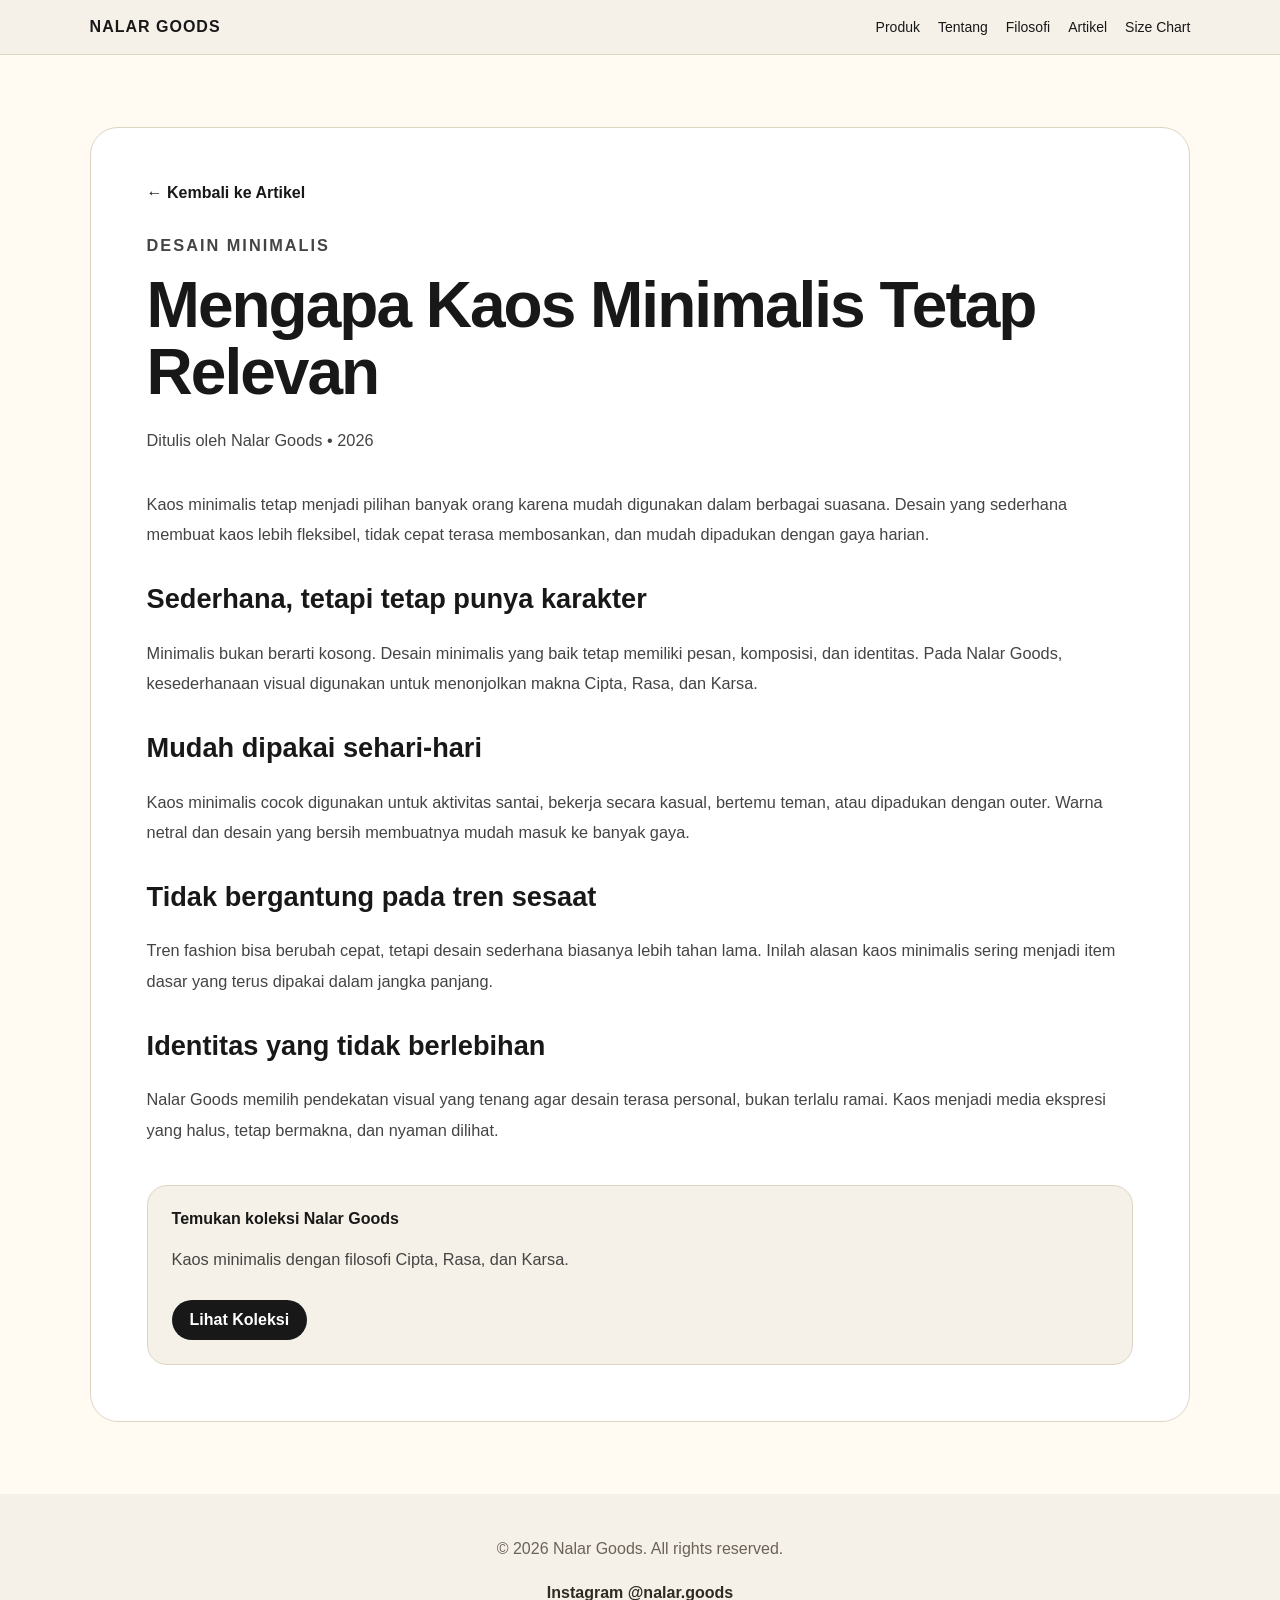
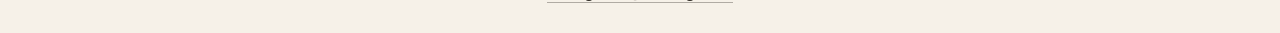
<file: artikel-kaos-minimalis.html>
<!DOCTYPE html>
<html lang="id">
<head>
  <meta charset="UTF-8" />
  <meta name="viewport" content="width=device-width, initial-scale=1.0" />
  <title>Mengapa Kaos Minimalis Tetap Relevan | Nalar Goods</title>
  <meta name="description" content="Alasan kaos minimalis tetap relevan sebagai pilihan daily wear yang sederhana, mudah dipadukan, dan punya karakter." />
  <link rel="canonical" href="https://erwancode.github.io/website/artikel-kaos-minimalis.html" />
  <meta property="og:title" content="Mengapa Kaos Minimalis Tetap Relevan | Nalar Goods" />
  <meta property="og:description" content="Alasan kaos minimalis tetap relevan sebagai pilihan daily wear yang sederhana, mudah dipadukan, dan punya karakter." />
  <meta property="og:url" content="https://erwancode.github.io/website/artikel-kaos-minimalis.html" />
  <meta name="twitter:title" content="Mengapa Kaos Minimalis Tetap Relevan | Nalar Goods" />
  <meta name="twitter:description" content="Alasan kaos minimalis tetap relevan sebagai pilihan daily wear yang sederhana, mudah dipadukan, dan punya karakter." />
  <meta name="robots" content="index, follow" />
  <meta name="author" content="Nalar Goods" />
  <meta name="theme-color" content="#111111" />
  <meta property="og:type" content="article" />
  <meta property="og:image" content="https://erwancode.github.io/website/assets/og-cover-v2.png" />
  <meta name="twitter:card" content="summary_large_image" />
  <link rel="stylesheet" href="style.css?v=8" />
</head>
<body>
  <header class="navbar">
    <div class="brand">NALAR GOODS</div>
    <nav>
      <a href="index.html#produk">Produk</a>
      <a href="index.html#tentang">Tentang</a>
      <a href="index.html#filosofi">Filosofi</a>
      <a href="index.html#artikel">Artikel</a>
      <a href="index.html#size-chart">Size Chart</a>
    </nav>
  </header>

  <main class="article-page">
    <article class="article-container">
      <a class="article-back" href="index.html#artikel">← Kembali ke Artikel</a>
      <p class="eyebrow" style="margin-top:28px;">Desain Minimalis</p>
      <h1>Mengapa Kaos Minimalis Tetap Relevan</h1>
      <p class="article-meta">Ditulis oleh Nalar Goods • 2026</p>
      <p>Kaos minimalis tetap menjadi pilihan banyak orang karena mudah digunakan dalam berbagai suasana. Desain yang sederhana membuat kaos lebih fleksibel, tidak cepat terasa membosankan, dan mudah dipadukan dengan gaya harian.</p>
<h2>Sederhana, tetapi tetap punya karakter</h2>
<p>Minimalis bukan berarti kosong. Desain minimalis yang baik tetap memiliki pesan, komposisi, dan identitas. Pada Nalar Goods, kesederhanaan visual digunakan untuk menonjolkan makna Cipta, Rasa, dan Karsa.</p>
<h2>Mudah dipakai sehari-hari</h2>
<p>Kaos minimalis cocok digunakan untuk aktivitas santai, bekerja secara kasual, bertemu teman, atau dipadukan dengan outer. Warna netral dan desain yang bersih membuatnya mudah masuk ke banyak gaya.</p>
<h2>Tidak bergantung pada tren sesaat</h2>
<p>Tren fashion bisa berubah cepat, tetapi desain sederhana biasanya lebih tahan lama. Inilah alasan kaos minimalis sering menjadi item dasar yang terus dipakai dalam jangka panjang.</p>
<h2>Identitas yang tidak berlebihan</h2>
<p>Nalar Goods memilih pendekatan visual yang tenang agar desain terasa personal, bukan terlalu ramai. Kaos menjadi media ekspresi yang halus, tetap bermakna, dan nyaman dilihat.</p>
      <div class="article-cta">
        <strong>Temukan koleksi Nalar Goods</strong>
        <p>Kaos minimalis dengan filosofi Cipta, Rasa, dan Karsa.</p>
        <a href="index.html#produk">Lihat Koleksi</a>
      </div>
    </article>
  </main>

  <footer>
    <p>© 2026 Nalar Goods. All rights reserved.</p>
    <a class="footer-instagram" href="https://www.instagram.com/nalar.goods/" target="_blank" rel="noopener noreferrer" aria-label="Instagram Nalar Goods">Instagram @nalar.goods</a>
  </footer>
</body>
</html>
</file>
<file: style.css>
* {
  box-sizing: border-box;
}

body {
  margin: 0;
  font-family: Arial, Helvetica, sans-serif;
  color: #181818;
  background: #f6f1e8;
}

.navbar {
  position: sticky;
  top: 0;
  z-index: 10;
  display: flex;
  justify-content: space-between;
  align-items: center;
  padding: 18px 7%;
  background: rgba(246, 241, 232, 0.94);
  backdrop-filter: blur(12px);
  border-bottom: 1px solid #ded4c4;
}

.brand {
  font-weight: 800;
  letter-spacing: 1px;
}

nav {
  display: flex;
  gap: 18px;
  align-items: center;
}

nav a {
  color: #181818;
  text-decoration: none;
  font-size: 14px;
}

.cart-btn,
.primary-btn,
.product-card button,
.checkout-btn {
  border: none;
  cursor: pointer;
  border-radius: 999px;
  background: #181818;
  color: white;
  padding: 11px 18px;
  font-weight: 700;
}

.cart-btn span {
  display: inline-flex;
  align-items: center;
  justify-content: center;
  min-width: 22px;
  height: 22px;
  margin-left: 6px;
  border-radius: 50%;
  background: #f6f1e8;
  color: #181818;
  font-size: 12px;
}

.hero {
  min-height: 72vh;
  display: flex;
  align-items: center;
  padding: 70px 7%;
  background: linear-gradient(135deg, #f6f1e8, #e7dccb);
}

.hero h1 {
  max-width: 720px;
  margin: 0;
  font-size: clamp(48px, 8vw, 96px);
  line-height: 0.95;
  letter-spacing: -4px;
}

.hero-text {
  max-width: 560px;
  margin: 24px 0 32px;
  font-size: 18px;
  line-height: 1.7;
  color: #4b453d;
}

.eyebrow {
  margin: 0 0 12px;
  font-size: 13px;
  font-weight: 800;
  letter-spacing: 2px;
  text-transform: uppercase;
}

.section {
  padding: 72px 7%;
}

.section-heading {
  margin-bottom: 30px;
}

.section-heading h2,
.about h2 {
  margin: 0;
  font-size: clamp(34px, 5vw, 56px);
}

.product-grid {
  display: grid;
  grid-template-columns: repeat(3, 1fr);
  gap: 22px;
}

.product-card {
  padding: 22px;
  border: 1px solid #ded4c4;
  border-radius: 28px;
  background: #fffaf2;
}

.product-card h3 {
  margin: 20px 0 8px;
  font-size: 24px;
}

.product-card p {
  color: #5a5148;
  line-height: 1.6;
}

.product-card strong {
  display: block;
  margin: 18px 0;
  font-size: 20px;
}

.product-image-wrap {
  overflow: hidden;
  border-radius: 24px;
  background: #e7dccb;
}

.product-image-wrap img {
  width: 100%;
  height: 320px;
  display: block;
  object-fit: cover;
}

.product-options {
  margin: 18px 0;
}

.product-options p {
  margin: 0 0 10px;
  font-weight: 800;
  color: #181818;
}

.option-row {
  display: flex;
  flex-wrap: wrap;
  gap: 8px;
}

.variant-btn,
.size-btn {
  border: 1px solid #181818 !important;
  background: transparent !important;
  color: #181818 !important;
  padding: 9px 14px !important;
  font-size: 13px;
}

.variant-btn.active,
.size-btn.active {
  background: #181818 !important;
  color: #fff !important;
}

.mockup {
  height: 320px;
  display: flex;
  align-items: center;
  justify-content: center;
  border-radius: 24px;
  font-size: 42px;
  font-weight: 900;
  letter-spacing: 4px;
  box-shadow: inset 0 -40px 70px rgba(0,0,0,0.12);
}

.black-shirt {
  background: #111;
  color: #eee6d8;
}

.cream-shirt {
  background: #e8d5b8;
  color: #111;
}

.offwhite-shirt {
  background: #f4efe5;
  color: #111;
}

.about {
  background: #181818;
  color: #f6f1e8;
}

.about p:last-child {
  max-width: 760px;
  line-height: 1.8;
  color: #ddd0bc;
  font-size: 18px;
}

.proof {
  display: grid;
  grid-template-columns: repeat(4, 1fr);
  gap: 14px;
}

.proof div {
  padding: 18px;
  border-radius: 18px;
  background: #fffaf2;
  border: 1px solid #ded4c4;
  font-weight: 700;
}

.cart-panel {
  position: fixed;
  top: 0;
  right: -420px;
  z-index: 30;
  width: min(420px, 92vw);
  height: 100vh;
  background: #fffaf2;
  border-left: 1px solid #ded4c4;
  transition: 0.3s ease;
  display: flex;
  flex-direction: column;
}

.cart-panel.active {
  right: 0;
}

.overlay {
  position: fixed;
  inset: 0;
  z-index: 20;
  background: rgba(0,0,0,0.42);
  display: none;
}

.overlay.active {
  display: block;
}

.cart-header {
  display: flex;
  justify-content: space-between;
  align-items: center;
  padding: 22px;
  border-bottom: 1px solid #ded4c4;
}

.cart-header h2 {
  margin: 0;
}

.cart-header button {
  border: none;
  background: transparent;
  font-size: 34px;
  cursor: pointer;
}

.cart-items {
  flex: 1;
  overflow-y: auto;
  padding: 18px;
}

.empty-cart {
  color: #6b6259;
}

.cart-item {
  padding: 16px;
  margin-bottom: 14px;
  border-radius: 18px;
  background: #f6f1e8;
  border: 1px solid #ded4c4;
}

.cart-item-top {
  display: flex;
  justify-content: space-between;
  gap: 12px;
}

.cart-item h4 {
  margin: 0 0 6px;
  font-size: 18px;
}

.cart-item p {
  margin: 0;
  color: #5a5148;
}

.qty-control {
  display: flex;
  align-items: center;
  gap: 12px;
  margin-top: 14px;
}

.qty-control button {
  width: 34px;
  height: 34px;
  border-radius: 50%;
  border: 1px solid #181818;
  background: transparent;
  font-size: 20px;
  cursor: pointer;
}

.qty-control span {
  min-width: 26px;
  text-align: center;
  font-weight: 800;
}

.remove-btn {
  border: none;
  background: transparent;
  color: #8a3b2f;
  font-weight: 700;
  cursor: pointer;
}

.cart-footer {
  padding: 18px;
  border-top: 1px solid #ded4c4;
}

.cart-total {
  display: flex;
  justify-content: space-between;
  margin-bottom: 14px;
  font-size: 18px;
}

.checkout-btn {
  width: 100%;
  padding: 15px;
}

footer {
  padding: 30px 7%;
  text-align: center;
  color: #6b6259;
}

.footer-instagram {
  display: inline-flex;
  align-items: center;
  justify-content: center;
  margin-top: 10px;
  color: #2f2a24;
  font-weight: 700;
  text-decoration: none;
  border-bottom: 1px solid rgba(47, 42, 36, 0.35);
}

.footer-instagram:hover {
  color: #111111;
  border-bottom-color: #111111;
}

@media (max-width: 850px) {
  .product-grid,
  .proof {
    grid-template-columns: 1fr;
  }

  nav a {
    display: none;
  }

  .mockup,
  .product-image-wrap img {
    height: 260px;
  }
}


/* Pilihan size produk */
.product-sizes {
  display: flex;
  align-items: center;
  gap: 8px;
  flex-wrap: wrap;
  margin: 12px 0 16px;
}

.size-label {
  font-size: 13px;
  font-weight: 600;
  color: #222;
  margin-right: 4px;
}

.size-option {
  min-width: 42px;
  height: 36px;
  padding: 0 12px;
  border: 1px solid #b9b2a7;
  border-radius: 8px;
  background: #fffaf2;
  color: #111;
  font-size: 13px;
  font-weight: 600;
  cursor: pointer;
}

.size-option:hover,
.size-option.active {
  border-color: #111;
  background: #111;
  color: #fff;
}


/* Fix klik pilihan size */
.product-sizes,
.size-option {
  position: relative;
  z-index: 5;
  pointer-events: auto;
}

.size-option {
  user-select: none;
  touch-action: manipulation;
}

.size-option.active {
  border-color: #111;
  background: #111;
  color: #fff;
}




/* Size option final */
.product-sizes {
  position: relative;
  z-index: 10;
  pointer-events: auto;
}

.size-option {
  cursor: pointer;
  pointer-events: auto;
}

.size-option.active {
  background: #111;
  color: #fff;
  border-color: #111;
}




/* RASA pakai style size yang sama dengan CIPTA */
.rasa-card .size-btn {
  border: 1px solid #181818 !important;
  background: transparent !important;
  color: #181818 !important;
  padding: 9px 14px !important;
  font-size: 13px !important;
  cursor: pointer !important;
  pointer-events: auto !important;
}

.rasa-card .size-btn.active,
.rasa-card .size-btn:hover {
  background: #181818 !important;
  color: #fff !important;
}


/* KARSA pakai style size yang sama dengan RASA */
.karsa-card .size-btn {
  border: 1px solid #181818 !important;
  background: transparent !important;
  color: #181818 !important;
  padding: 9px 14px !important;
  font-size: 13px !important;
  cursor: pointer !important;
  pointer-events: auto !important;
}

.karsa-card .size-btn.active,
.karsa-card .size-btn:hover {
  background: #181818 !important;
  color: #fff !important;
}


/* Fix gambar dan size KARSA */
.karsa-card .product-image-wrap img {
  display: block;
  width: 100%;
  height: 100%;
  object-fit: contain;
}

.karsa-card .size-btn {
  border: 1px solid #181818 !important;
  background: transparent !important;
  color: #181818 !important;
  padding: 9px 14px !important;
  font-size: 13px !important;
  cursor: pointer !important;
  pointer-events: auto !important;
}

.karsa-card .size-btn.active,
.karsa-card .size-btn:hover {
  background: #181818 !important;
  color: #fff !important;
}


/* Final fix gambar KARSA */
.karsa-card .product-image-wrap {
  background: #e7dccb;
  overflow: hidden;
}

.karsa-card .product-image-wrap img {
  display: block !important;
  width: 100% !important;
  height: 100% !important;
  object-fit: contain !important;
}


/* Konsistensi ukuran mockup produk */
.product-image-wrap{
  height:320px !important;
  display:flex !important;
  align-items:center !important;
  justify-content:center !important;
  overflow:hidden !important;
}

.product-image-wrap img{
  height:85% !important;
  width:85% !important;
  object-fit:contain !important;
}

.featured-product img{
  width:88% !important;
}

.rasa-card img{
  width:82% !important;
}

.karsa-card img{
  width:78% !important;
}

/* Tinggi kartu produk seragam */
.product-card{
  display:flex !important;
  flex-direction:column !important;
}

.product-card button:last-child{
  margin-top:auto !important;
}


/* =========================
   MOBILE VIEW NALAR GOODS
   ========================= */
@media (max-width: 768px) {
  body {
    overflow-x: hidden;
  }

  .navbar {
    padding: 16px 20px !important;
    align-items: center !important;
    gap: 14px !important;
  }

  .brand {
    font-size: 15px !important;
    letter-spacing: 1px !important;
  }

  .navbar nav,
  nav {
    gap: 10px !important;
    align-items: center !important;
  }

  nav a {
    font-size: 12px !important;
  }

  .cart-btn {
    padding: 9px 13px !important;
    font-size: 12px !important;
  }

  .hero {
    min-height: auto !important;
    padding: 72px 22px 56px !important;
  }

  .hero h1 {
    font-size: 40px !important;
    line-height: 1.05 !important;
    letter-spacing: 1.8px !important;
}

  .hero-text {
    font-size: 15px !important;
    max-width: 100% !important;
  }

  .section {
    padding: 42px 20px !important;
  }

  .section-heading h2 {
    font-size: 36px !important;
    line-height: 1.1 !important;
  }

  .product-grid {
    display: grid !important;
    grid-template-columns: 1fr !important;
    gap: 22px !important;
  }

  .product-card {
    padding: 16px !important;
    border-radius: 20px !important;
  }

  .product-image-wrap {
    height: 300px !important;
    border-radius: 16px !important;
  }

  .product-image-wrap img {
    width: 86% !important;
    height: 86% !important;
    object-fit: contain !important;
  }

  .featured-product img {
    width: 88% !important;
  }

  .rasa-card img {
    width: 84% !important;
  }

  .karsa-card img {
    width: 82% !important;
  }

  .product-card h3 {
    font-size: 22px !important;
    margin-top: 16px !important;
  }

  .product-card p {
    font-size: 14px !important;
    line-height: 1.65 !important;
  }

  .product-card strong {
    font-size: 18px !important;
    margin-top: 8px !important;
  }

  .product-options {
    margin: 14px 0 !important;
  }

  .option-row {
    gap: 8px !important;
  }

  .variant-btn,
  .size-btn,
  .rasa-card .size-btn,
  .karsa-card .size-btn {
    min-width: 42px !important;
    min-height: 38px !important;
    padding: 9px 13px !important;
    font-size: 12px !important;
  }

  .product-card > button:last-child {
    width: 100% !important;
    margin-top: 16px !important;
    padding: 13px 16px !important;
    font-size: 13px !important;
  }

  .about,
  #tentang {
    padding: 42px 20px !important;
  }

  .cart-panel,
  .cart-drawer {
    width: 100% !important;
    max-width: 100% !important;
    right: 0 !important;
    border-radius: 20px 20px 0 0 !important;
  }
}

@media (max-width: 430px) {
  .navbar {
    padding: 14px 16px !important;
  }

  .brand {
    font-size: 13px !important;
  }

  nav a {
    display: none !important;
  }

  .cart-btn {
    font-size: 11px !important;
    padding: 8px 12px !important;
  }

  .hero h1 {
    font-size: 34px !important;
    letter-spacing: 1.2px !important;
}

  .section-heading h2 {
    font-size: 32px !important;
  }

  .product-image-wrap {
    height: 260px !important;
  }

  .product-card {
    padding: 14px !important;
  }

  .product-card p {
    font-size: 13px !important;
  }

  .option-row {
    gap: 7px !important;
  }

  .variant-btn,
  .size-btn,
  .rasa-card .size-btn,
  .karsa-card .size-btn {
    min-width: 38px !important;
    min-height: 36px !important;
    padding: 8px 11px !important;
  }
}


/* ==================================
   MOBILE HOTFIX FINAL — NALAR GOODS
   ================================== */
html,
body {
  max-width: 100%;
  overflow-x: hidden;
}

img {
  max-width: 100%;
}

@media screen and (max-width: 768px) {
  body {
    width: 100%;
    overflow-x: hidden;
  }

  .navbar {
    width: 100%;
    padding: 14px 18px !important;
    display: flex !important;
    justify-content: space-between !important;
    align-items: center !important;
  }

  .brand {
    font-size: 13px !important;
    white-space: nowrap !important;
  }

  .navbar nav,
  nav {
    display: flex !important;
    gap: 8px !important;
    align-items: center !important;
  }

  nav a {
    display: none !important;
  }

  .cart-btn {
    padding: 8px 12px !important;
    font-size: 11px !important;
    white-space: nowrap !important;
  }

  .hero {
    padding: 54px 18px 42px !important;
    min-height: auto !important;
  }

  .hero h1 {
    font-size: 34px !important;
    line-height: 1.05 !important;
    margin: 10px 0 !important;
    letter-spacing: 1.2px !important;
}

  .hero-text {
    font-size: 14px !important;
    line-height: 1.7 !important;
    max-width: 100% !important;
  }

  .section {
    width: 100% !important;
    padding: 34px 16px !important;
  }

  .section-heading h2,
  .about h2 {
    font-size: 30px !important;
    line-height: 1.12 !important;
  }

  .product-grid {
    display: grid !important;
    grid-template-columns: 1fr !important;
    gap: 18px !important;
    width: 100% !important;
  }

  .product-card {
    width: 100% !important;
    max-width: 100% !important;
    padding: 14px !important;
    border-radius: 18px !important;
  }

  .product-image-wrap {
    width: 100% !important;
    height: 245px !important;
    border-radius: 16px !important;
    display: flex !important;
    align-items: center !important;
    justify-content: center !important;
    overflow: hidden !important;
  }

  .product-image-wrap img {
    display: block !important;
    width: 82% !important;
    height: 82% !important;
    object-fit: contain !important;
  }

  .featured-product .product-image-wrap img {
    width: 86% !important;
  }

  .rasa-card .product-image-wrap img {
    width: 84% !important;
  }

  .karsa-card .product-image-wrap img {
    width: 80% !important;
  }

  .product-card h3 {
    font-size: 21px !important;
    margin: 14px 0 8px !important;
  }

  .product-card p {
    font-size: 13px !important;
    line-height: 1.65 !important;
  }

  .product-card strong {
    font-size: 17px !important;
  }

  .product-options {
    margin: 12px 0 !important;
  }

  .product-options p {
    font-size: 13px !important;
  }

  .option-row {
    display: flex !important;
    flex-wrap: wrap !important;
    gap: 7px !important;
  }

  .variant-btn,
  .size-btn,
  .product-card button {
    min-height: 36px !important;
    font-size: 11px !important;
  }

  .size-btn,
  .variant-btn {
    min-width: 38px !important;
    padding: 8px 11px !important;
  }

  .product-card > button:last-child {
    width: 100% !important;
    margin-top: 14px !important;
    padding: 12px 14px !important;
    font-size: 12px !important;
  }

  .cart-panel {
    width: 100% !important;
    max-width: 100% !important;
    right: -100% !important;
    padding: 18px !important;
  }

  .cart-panel.open {
    right: 0 !important;
  }

  .cart-footer {
    left: 18px !important;
    right: 18px !important;
  }
}

@media screen and (max-width: 380px) {
  .hero h1 {
    font-size: 30px !important;
  }

  .section-heading h2,
  .about h2 {
    font-size: 27px !important;
  }

  .product-image-wrap {
    height: 225px !important;
  }

  .product-card {
    padding: 12px !important;
  }
}


/* FIX: Keranjang mobile tidak boleh hanya membuat layar gelap */
@media screen and (max-width: 768px) {
  .cart-panel {
    position: fixed !important;
    top: 0 !important;
    right: -100% !important;
    width: 100% !important;
    max-width: 100% !important;
    height: 100vh !important;
    z-index: 9999 !important;
    background: #fffaf2 !important;
    transition: right 0.25s ease !important;
  }

  .cart-panel.active,
  .cart-panel.open {
    right: 0 !important;
  }

  .overlay {
    z-index: 9998 !important;
  }
}
.size-chart{
    max-width:700px;
    margin:60px auto;
    padding:32px;
    background:#f7f3ed;
    border:1px solid #d7c9b8;
    border-radius:16px;
    text-align:center;
}

.size-chart h2{
    margin-bottom:24px;
}

.size-table{
    display:grid;
    gap:12px;
}

.size-table div{
    padding:12px;
    border-bottom:1px solid #e5d8c8;
}

.size-table div:last-child{
    border-bottom:none;
}
/* =========================
   PANDUAN PERAWATAN
========================= */

.care-section {
  padding: 80px 20px;
  background: #faf8f2;
}

.care-section h2 {
  text-align: center;
  font-size: 2rem;
  margin-bottom: 10px;
}

.care-subtitle {
  text-align: center;
  color: #666;
  margin-bottom: 50px;
}

.care-grid {
  display: grid;
  grid-template-columns: repeat(auto-fit, minmax(250px, 1fr));
  gap: 25px;
}

.care-item {
  background: #fff;
  padding: 25px;
  border-radius: 14px;
  text-align: center;
  box-shadow: 0 4px 15px rgba(0,0,0,0.05);
}

.care-item span {
  font-size: 2rem;
  display: block;
  margin-bottom: 12px;
}

.care-item h3 {
  margin-bottom: 10px;
  font-size: 1rem;
}

.care-item p {
  color: #666;
  font-size: 0.9rem;
  line-height: 1.6;
}
/* =========================
   FILOSOFI NALAR
========================= */

.philosophy-section {
  padding: 80px 20px;
  background: #f7f1e8;
}

.philosophy-section h2 {
  text-align: center;
  font-size: 2rem;
  margin-bottom: 15px;
  color: #111;
}

.philosophy-intro {
  max-width: 720px;
  margin: 0 auto 45px;
  text-align: center;
  color: #555;
  line-height: 1.7;
}

.philosophy-grid {
  display: grid;
  grid-template-columns: repeat(auto-fit, minmax(250px, 1fr));
  gap: 24px;
}

.philosophy-card {
  background: #fffaf2;
  border: 1px solid #e0d2bd;
  border-radius: 18px;
  padding: 28px 24px;
  text-align: center;
  transition: 0.3s ease;
}

.philosophy-card:hover {
  transform: translateY(-4px);
  box-shadow: 0 10px 25px rgba(0,0,0,0.07);
}

.symbol {
  font-size: 1.4rem;
  letter-spacing: 5px;
  margin-bottom: 18px;
  color: #111;
}

.philosophy-card h3 {
  font-size: 1.2rem;
  margin-bottom: 14px;
  color: #111;
}

.philosophy-card p {
  font-size: 0.95rem;
  color: #555;
  line-height: 1.7;
}

.philosophy-closing {
  max-width: 720px;
  margin: 45px auto 0;
  text-align: center;
  color: #333;
  line-height: 1.7;
}


/* =========================
   FILOSOFI NALAR - FINAL
========================= */

.philosophy-section {
  padding: 90px 20px;
  background: #f7f1e8;
}

.philosophy-container {
  width: min(1160px, 100%);
  margin: 0 auto;
}

.philosophy-heading {
  text-align: center;
  margin-bottom: 44px;
}

.philosophy-heading .eyebrow {
  color: #8a6a42;
  letter-spacing: 0.16em;
  text-transform: uppercase;
  font-size: 0.78rem;
  font-weight: 700;
  margin-bottom: 10px;
}

.philosophy-heading h2 {
  font-size: clamp(2rem, 4vw, 3rem);
  color: #111;
  margin-bottom: 14px;
}

.philosophy-intro {
  max-width: 720px;
  margin: 0 auto;
  color: #5d5348;
  line-height: 1.8;
  font-size: 1rem;
}

.philosophy-grid {
  display: grid;
  grid-template-columns: repeat(3, minmax(0, 1fr));
  gap: 24px;
}

.philosophy-card {
  background: #fffaf2;
  border: 1px solid #e3d5bf;
  border-radius: 22px;
  padding: 34px 28px;
  text-align: center;
  box-shadow: 0 12px 30px rgba(33, 25, 15, 0.06);
  transition: transform 0.25s ease, box-shadow 0.25s ease;
}

.philosophy-card:hover {
  transform: translateY(-5px);
  box-shadow: 0 18px 38px rgba(33, 25, 15, 0.10);
}

.philosophy-symbol {
  min-height: 42px;
  display: flex;
  align-items: center;
  justify-content: center;
  margin-bottom: 18px;
  color: #111;
  font-size: 1.55rem;
  letter-spacing: 0.22em;
  font-weight: 600;
}

.philosophy-card h3 {
  margin-bottom: 14px;
  color: #111;
  font-size: 1.15rem;
  letter-spacing: 0.08em;
}

.philosophy-card p {
  color: #5d5348;
  font-size: 0.95rem;
  line-height: 1.75;
}

.philosophy-closing {
  max-width: 760px;
  margin: 46px auto 0;
  padding: 26px 28px;
  background: #151515;
  color: #fffaf2;
  border-radius: 20px;
  text-align: center;
  line-height: 1.8;
}

.philosophy-closing p:last-child {
  color: #d8c9b2;
  margin-top: 6px;
}

@media (max-width: 860px) {
  .philosophy-grid {
    grid-template-columns: 1fr;
  }

  .philosophy-section {
    padding: 70px 18px;
  }
}

/* =========================
   PROOF BADGES - POSISI SETELAH PRODUK
========================= */

#produk.section {
  padding-bottom: 36px;
}

.proof-section {
  padding: 0 7% 72px;
  background: #f6f1e8;
}

.proof-grid {
  display: grid;
  grid-template-columns: repeat(4, 1fr);
  gap: 14px;
}

.proof-grid div {
  padding: 18px;
  border-radius: 18px;
  background: #fffaf2;
  border: 1px solid #ded4c4;
  font-weight: 800;
  color: #111;
}

@media (max-width: 850px) {
  .proof-grid {
    grid-template-columns: 1fr;
  }

  .proof-section {
    padding-bottom: 56px;
  }
}


/* =========================
   FAQ SEO SECTION
========================= */
.faq-section {
  padding: 80px 20px;
  background: #fffaf2;
}

.faq-list {
  max-width: 900px;
  margin: 0 auto;
  display: grid;
  gap: 18px;
}

.faq-item {
  background: #ffffff;
  border: 1px solid #eadfce;
  border-radius: 16px;
  padding: 22px 24px;
}

.faq-item h3 {
  margin-bottom: 8px;
  font-size: 1rem;
  color: #111;
}

.faq-item p {
  color: #555;
  line-height: 1.7;
  font-size: 0.95rem;
}


/* =========================
   FORM DATA PEMESAN
========================= */

.buyer-form {
  display: grid;
  gap: 8px;
  margin-bottom: 18px;
  padding: 16px;
  border-radius: 16px;
  background: #fffaf2;
  border: 1px solid #eadfce;
}

.buyer-form h3 {
  margin-bottom: 6px;
  font-size: 1rem;
  color: #111;
}

.buyer-form label {
  font-size: 0.85rem;
  font-weight: 700;
  color: #333;
}

.buyer-form input,
.buyer-form textarea {
  width: 100%;
  padding: 11px 12px;
  border: 1px solid #ded4c4;
  border-radius: 12px;
  font-family: inherit;
  font-size: 0.9rem;
  background: #ffffff;
  color: #111;
  outline: none;
}

.buyer-form input:focus,
.buyer-form textarea:focus {
  border-color: #111;
}

.buyer-form textarea {
  resize: vertical;
  min-height: 84px;
}


/* =========================
   ARTIKEL NALAR / BLOG
========================= */

.blog-section {
  padding: 80px 7%;
  background: #f6f1e8;
}

.blog-section .container,
.article-page .article-container {
  max-width: 1120px;
  margin: 0 auto;
}

.blog-subtitle {
  max-width: 720px;
  color: #555;
  line-height: 1.7;
}

.blog-grid {
  display: grid;
  grid-template-columns: repeat(3, 1fr);
  gap: 22px;
  margin-top: 30px;
}

.blog-card {
  background: #fffaf2;
  border: 1px solid #ded4c4;
  border-radius: 24px;
  padding: 26px;
  transition: 0.25s ease;
}

.blog-card:hover {
  transform: translateY(-4px);
  box-shadow: 0 12px 28px rgba(0,0,0,0.07);
}

.blog-tag {
  display: inline-block;
  margin-bottom: 14px;
  padding: 6px 12px;
  border-radius: 999px;
  background: #181818;
  color: #fffaf2;
  font-size: 12px;
  font-weight: 700;
}

.blog-card h3 {
  margin: 0 0 12px;
  font-size: 1.35rem;
  line-height: 1.3;
}

.blog-card p {
  color: #555;
  line-height: 1.7;
  margin-bottom: 18px;
}

.blog-card a,
.article-back {
  color: #181818;
  font-weight: 800;
  text-decoration: none;
}

.article-page {
  padding: 72px 7%;
  background: #fffaf2;
}

.article-container {
  background: #ffffff;
  border: 1px solid #ded4c4;
  border-radius: 28px;
  padding: clamp(28px, 5vw, 56px);
}

.article-container h1 {
  margin: 0 0 18px;
  font-size: clamp(36px, 6vw, 64px);
  line-height: 1.05;
  letter-spacing: -2px;
}

.article-meta {
  color: #666;
  margin-bottom: 34px;
}

.article-container h2 {
  margin-top: 34px;
  font-size: 1.7rem;
}

.article-container p,
.article-container li {
  color: #444;
  line-height: 1.85;
  font-size: 1.02rem;
}

.article-cta {
  margin-top: 40px;
  padding: 24px;
  border-radius: 20px;
  background: #f6f1e8;
  border: 1px solid #ded4c4;
}

.article-cta a {
  display: inline-block;
  margin-top: 10px;
  padding: 11px 18px;
  border-radius: 999px;
  background: #181818;
  color: #fff;
  text-decoration: none;
  font-weight: 800;
}

@media (max-width: 900px) {
  .blog-grid {
    grid-template-columns: 1fr;
  }
}


/* Integrasi Shopee */
.nav-shopee {
  display: inline-flex;
  align-items: center;
  border: 1px solid #181818;
  border-radius: 999px;
  padding: 8px 13px;
  font-weight: 700;
}

.hero-actions {
  display: flex;
  gap: 12px;
  flex-wrap: wrap;
  align-items: center;
}

.shopee-btn,
.wa-btn,
.buy-shopee-btn {
  display: inline-flex;
  align-items: center;
  justify-content: center;
  border-radius: 999px;
  padding: 11px 18px;
  font-weight: 800;
  text-decoration: none;
  transition: 0.2s ease;
}

.shopee-btn,
.buy-shopee-btn {
  background: #ee4d2d;
  color: #fff;
}

.wa-btn {
  background: #25D366;
  color: #fff;
}

.shopee-btn:hover,
.wa-btn:hover,
.buy-shopee-btn:hover,
.nav-shopee:hover,
.floating-shopee:hover {
  transform: translateY(-1px);
  opacity: 0.92;
}

.marketplace-badge {
  display: inline-flex;
  margin-top: 18px;
  padding: 7px 12px;
  border-radius: 999px;
  background: #f1e3d1;
  color: #181818;
  font-size: 12px;
  font-weight: 800;
  letter-spacing: 0.2px;
}

.product-actions {
  display: flex;
  gap: 10px;
  flex-wrap: wrap;
  align-items: center;
}

.product-actions button,
.product-actions a {
  flex: 1 1 165px;
}

.footer-links {
  display: flex;
  justify-content: center;
  gap: 14px;
  flex-wrap: wrap;
}

.footer-shopee {
  color: inherit;
  font-weight: 700;
}

.floating-shopee {
  position: fixed;
  right: 18px;
  bottom: 22px;
  z-index: 40;
  display: inline-flex;
  align-items: center;
  justify-content: center;
  background: #ee4d2d;
  color: #fff;
  padding: 12px 17px;
  border-radius: 999px;
  text-decoration: none;
  font-weight: 900;
  box-shadow: 0 10px 25px rgba(0,0,0,0.20);
}

@media (max-width: 720px) {
  .hero-actions,
  .product-actions {
    flex-direction: column;
    align-items: stretch;
  }

  .hero-actions a,
  .product-actions a,
  .product-actions button {
    width: 100%;
  }

  .nav-shopee {
    padding: 7px 11px;
  }
}

/* Revisi tombol marketplace mobile - 19 Juni 2026 */
@media (max-width: 720px) {
  .hero-actions {
    flex-direction: row;
    justify-content: center;
    align-items: center;
    gap: 8px;
  }

  .hero-actions .shopee-btn,
  .hero-actions .wa-btn {
    width: auto;
    flex: 0 0 auto;
    padding: 8px 12px;
    font-size: 13px;
    font-weight: 700;
    line-height: 1.2;
  }

  .floating-shopee {
    right: 14px;
    bottom: 16px;
    padding: 9px 13px;
    font-size: 13px;
    font-weight: 800;
  }
}

@media (max-width: 380px) {
  .hero-actions .shopee-btn,
  .hero-actions .wa-btn {
    padding: 7px 10px;
    font-size: 12px;
  }
}

/* =====================================================
   FINAL FIX MOBILE BUTTON PRODUK — 21 Juni 2026
   Penyebab tombol membesar: flex: 1 1 165px pada mobile
   membuat tinggi tombol ikut menjadi ±165px saat column.
===================================================== */
@media screen and (max-width: 768px) {
  .product-actions {
    display: flex !important;
    flex-direction: column !important;
    align-items: stretch !important;
    gap: 10px !important;
    margin-top: 14px !important;
  }

  .product-actions a,
  .product-actions button,
  .product-actions .buy-shopee-btn,
  .product-actions button:last-child,
  .product-card .product-actions a,
  .product-card .product-actions button {
    flex: 0 0 auto !important;
    width: 100% !important;
    min-width: 0 !important;
    max-width: 100% !important;
    height: 46px !important;
    min-height: 46px !important;
    max-height: 46px !important;
    padding: 0 16px !important;
    margin: 0 !important;
    border-radius: 999px !important;
    font-size: 13px !important;
    line-height: 46px !important;
    display: flex !important;
    align-items: center !important;
    justify-content: center !important;
    text-align: center !important;
  }

  .floating-shopee {
    flex: 0 0 auto !important;
    width: auto !important;
    height: 42px !important;
    min-height: 42px !important;
    max-height: 42px !important;
    padding: 0 15px !important;
    font-size: 13px !important;
    line-height: 42px !important;
    right: 14px !important;
    bottom: 14px !important;
  }
}
</file>
